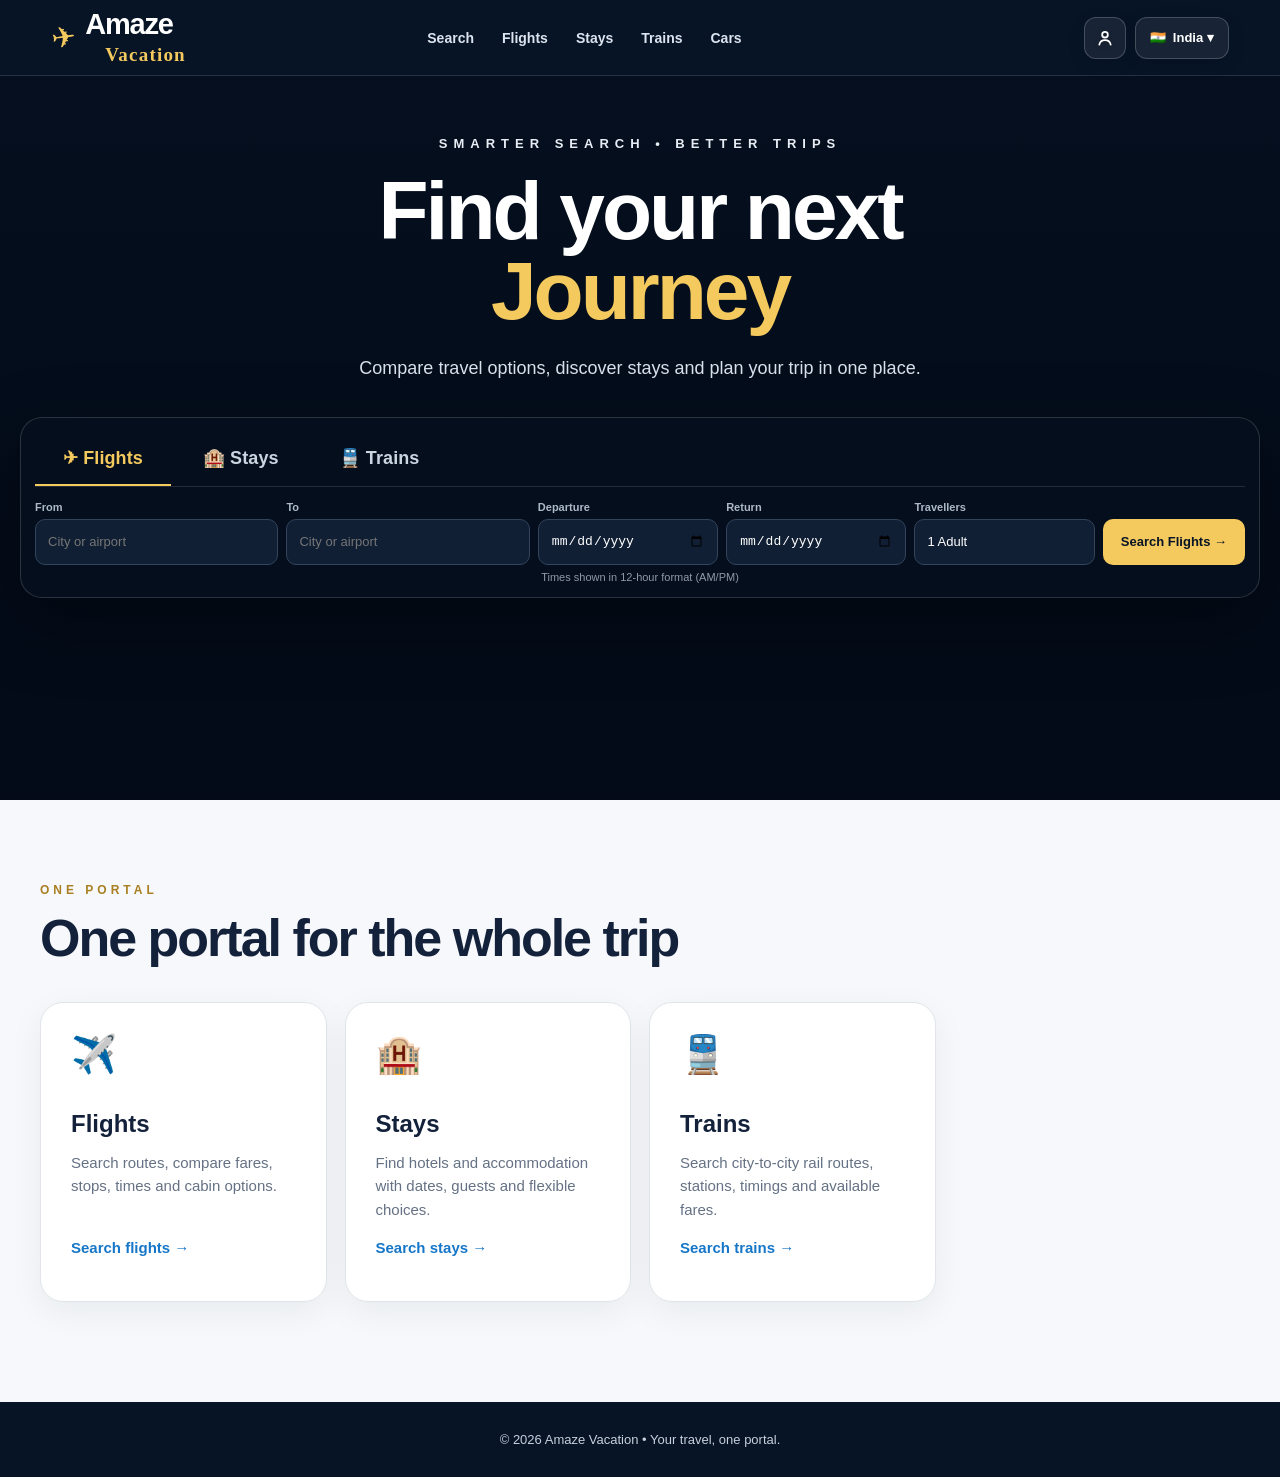
<file: index.html>
<!doctype html>
<html lang="en">
<head>
<meta charset="utf-8">
<meta name="viewport" content="width=device-width,initial-scale=1,viewport-fit=cover">
<title>Amaze Vacation</title>
<style>
*{box-sizing:border-box}
html{scroll-behavior:smooth}
body{margin:0;font-family:Inter,Arial,sans-serif;color:#13213a;background:#f6f8fb;overflow-x:hidden}
.header{height:76px;width:100%;position:absolute;top:0;left:0;z-index:20;background:#071426;color:#fff;border-bottom:1px solid rgba(255,255,255,.12);display:flex;align-items:center;padding:0 clamp(18px,5vw,70px)}
.brand{display:flex;align-items:center;gap:10px;text-decoration:none;color:#fff;min-width:205px}
.brand-plane{font-size:29px;color:#f4c95e;transform:rotate(-8deg)}
.brand-name{display:flex;flex-direction:column;line-height:.95}
.brand-name b{font-size:27px;letter-spacing:-1.2px;line-height:.95}
.brand-name span{font-size:15px;font-weight:800;letter-spacing:2px;color:#f4c95e;margin-top:5px;text-transform:none;line-height:1;font-family:Georgia,"Times New Roman",serif}
.nav{display:flex;gap:28px;margin:auto}
.nav a{color:#dce4ef;text-decoration:none;font-size:14px;font-weight:600}
.nav a:hover{color:#f4c95e}
.header-right{display:flex;gap:10px}
.header-right button{background:transparent;color:#fff;border:1px solid rgba(255,255,255,.18);border-radius:20px;padding:8px 13px}
.menu{display:none;margin-left:auto;border:0;background:transparent;color:#fff;font-size:28px;cursor:pointer;line-height:1;padding:8px}.menu-panel{display:none;position:fixed;top:70px;right:12px;width:min(320px,calc(100vw - 24px));z-index:200;background:rgba(7,20,38,.98);border:1px solid rgba(255,255,255,.16);border-radius:18px;box-shadow:0 24px 55px rgba(0,0,0,.42);padding:12px}.menu-panel.show{display:block}.menu-title{padding:10px 12px 8px;color:#f4c95e;font-size:11px;font-weight:800;letter-spacing:3px;text-transform:uppercase}.menu-link{display:flex;align-items:center;gap:12px;width:100%;padding:13px 12px;border:0;border-radius:11px;background:transparent;color:#edf2f8;text-decoration:none;font-size:14px;font-weight:700;text-align:left;cursor:pointer}.menu-link:hover{background:rgba(255,255,255,.08);color:#f4c95e}.menu-link span:first-child{width:26px;text-align:center;font-size:18px}.menu-divider{height:1px;background:rgba(255,255,255,.10);margin:7px 4px}

.hero{min-height:800px;padding:126px 20px 65px;position:relative;color:#fff;background:#061326;overflow:hidden}
.hero-video{position:absolute;inset:0;width:100%;height:100%;object-fit:cover;z-index:0;pointer-events:none}
.hero:before{content:"";position:absolute;inset:0;background:linear-gradient(180deg,rgba(2,8,18,.30),rgba(2,8,18,.62));z-index:1;pointer-events:none}
.hero:after{content:"";position:absolute;inset:0;background:linear-gradient(180deg,rgba(2,8,18,.04),rgba(2,8,18,.38));z-index:1;pointer-events:none}
.hero-inner{position:relative;z-index:2;max-width:1240px;margin:auto;text-align:center}
.eyebrow{margin:10px 0 20px;color:#e8edf5;font-size:13px;font-weight:700;letter-spacing:6px}
.hero h1{margin:0;font-size:clamp(48px,7vw,82px);line-height:.98;letter-spacing:-3px;font-weight:800}
.hero h1 span{color:#f4c95e}
.hero-sub{max-width:680px;margin:23px auto 34px;color:#d8e0eb;font-size:18px;line-height:1.55}

.search-card{width:100%;background:rgba(5,15,29,.94);border:1px solid rgba(255,255,255,.15);border-radius:22px;padding:14px;box-shadow:0 24px 70px rgba(0,0,0,.35);text-align:left}
.tabs{display:flex;gap:4px;border-bottom:1px solid rgba(255,255,255,.12);margin-bottom:14px}
.tab{flex:0 0 auto;border:0;background:transparent;color:#cbd5e2;padding:15px 28px;font-size:18px;font-weight:800;cursor:pointer;border-bottom:2px solid transparent;letter-spacing:.1px}
.tab.active{color:#f4c95e;border-bottom-color:#f4c95e}
.form{display:none;gap:8px;align-items:end}
.form.active{display:grid}
.form.flights{grid-template-columns:1.35fr 1.35fr 1fr 1fr 1fr auto}
.form.stays{grid-template-columns:1.8fr 1fr 1fr 1fr auto}
.form.trains{grid-template-columns:1.25fr 1.25fr .9fr .9fr 1.05fr .95fr .95fr .95fr auto}
.form.cars{grid-template-columns:1.5fr 1fr 1fr 1fr auto}
.field label{display:block;color:#aeb9c9;font-size:11px;font-weight:700;margin-bottom:6px}
.field input,.field select{width:100%;height:46px;background:#101f34;border:1px solid #33445c;border-radius:10px;color:#fff;padding:0 12px;font-size:13px;outline:none}
.field input:focus,.field select:focus{border-color:#f4c95e}
.passenger-wrap{position:relative}.passenger-btn{width:100%;height:46px;background:#101f34;border:1px solid #33445c;border-radius:10px;color:#fff;padding:0 12px;font-size:13px;text-align:left;cursor:pointer}.passenger-btn:focus{border-color:#f4c95e;outline:none}.passenger-panel{display:none;position:absolute;top:calc(100% + 6px);left:0;width:290px;z-index:120;background:#fff;color:#14233d;border-radius:14px;border:1px solid #dce2e9;box-shadow:0 18px 40px rgba(0,0,0,.24);padding:14px}.passenger-panel.show{display:block}.passenger-row{display:flex;align-items:center;justify-content:space-between;gap:12px;padding:9px 0;border-bottom:1px solid #edf0f4}.passenger-row:last-of-type{border-bottom:0}.passenger-row strong{display:block;font-size:13px}.passenger-row small{display:block;color:#718096;font-size:10px;margin-top:2px}.passenger-row select{width:95px;height:38px;background:#f7f9fc;border:1px solid #d7dee8;border-radius:8px;color:#14233d;padding:0 8px}.senior-toggle{display:flex;align-items:center;gap:9px;font-size:12px;font-weight:700;margin-top:10px}.senior-toggle input{width:17px;height:17px;accent-color:#b78a2d}.custom-count{margin:0 0 12px;padding:0 0 12px;border-bottom:1px solid #e5e7eb}.custom-count label{display:block;font-size:14px;font-weight:700;margin-bottom:7px;color:#18263d}.custom-count input{width:100%;box-sizing:border-box;padding:13px 14px;border:1px solid #d5dbe5;border-radius:12px;background:#f8fafc;font-size:16px;color:#18263d}.custom-count input:focus{outline:2px solid rgba(226,181,75,.35);border-color:#c89b35}
.passenger-note{font-size:10px;color:#718096;line-height:1.4;margin-top:10px}.passenger-done{width:100%;margin-top:10px;height:36px;border:0;border-radius:8px;background:#f4c95e;color:#081525;font-weight:800;cursor:pointer}
.search-btn{height:46px;border:0;border-radius:10px;background:#f4c95e;color:#081525;font-size:13px;font-weight:800;padding:0 18px;white-space:nowrap;cursor:pointer}

.portal{max-width:1240px;margin:auto;padding:80px 20px 100px}
.portal-kicker{font-size:12px;letter-spacing:4px;color:#a97f21;font-weight:800}
.portal h2{font-size:clamp(36px,5vw,52px);letter-spacing:-2px;margin:10px 0 34px}
.cards{display:grid;grid-template-columns:repeat(4,1fr);gap:18px}
.card{background:#fff;border:1px solid #e1e5eb;border-radius:23px;padding:30px;min-height:300px;box-shadow:0 10px 35px rgba(20,35,58,.06)}
.card .icon{font-size:37px}
.card h3{font-size:24px;margin:34px 0 13px}
.card p{font-size:15px;line-height:1.55;color:#657184;min-height:70px;margin:0 0 18px}
.card a{color:#1676c8;font-size:15px;font-weight:800;text-decoration:none;cursor:pointer}
footer{background:#071426;color:#c7d0dc;text-align:center;padding:30px 20px;font-size:13px}

@media(max-width:900px){
 .nav{display:none}
 .header-right{display:flex;align-items:center;gap:6px;margin-left:auto}
 .menu{display:block;margin-left:2px}
 .hero{padding-top:112px;min-height:auto;padding-bottom:48px}
 .hero-inner{max-width:720px}
 .eyebrow{letter-spacing:4px;font-size:11px}
 .hero h1{font-size:clamp(46px,12vw,64px)}
 .hero-sub{font-size:16px;margin-bottom:28px}
 .form.active,.form.flights,.form.stays,.form.trains,.form.cars{grid-template-columns:1fr 1fr}
 .search-btn{width:100%}
 .cards{grid-template-columns:1fr 1fr}
}
@media(max-width:560px){
 .header{height:70px;padding:0 18px}
 .brand{min-width:0}.brand-plane{font-size:26px}.brand-name b{font-size:24px}.brand-name span{font-size:13px;letter-spacing:1.6px;font-weight:800;margin-top:4px}
 .hero{padding:102px 14px 40px}
 .eyebrow{font-size:9px;letter-spacing:3px;margin-bottom:18px}
 .hero h1{font-size:50px;letter-spacing:-2px}
 .hero-sub{font-size:15px;line-height:1.5}
 .search-card{border-radius:18px;padding:9px}
 .tabs{display:grid;grid-template-columns:repeat(4,1fr);gap:2px}
 .tab{padding:14px 8px;font-size:15px;font-weight:800}
 .form.active,.form.flights,.form.stays,.form.trains,.form.cars{grid-template-columns:1fr;gap:9px}
 .field input,.field select,.search-btn{height:48px}
 .portal{padding:58px 18px 75px}
 .portal h2{font-size:36px}
 .cards{grid-template-columns:1fr;gap:14px}
 .card{min-height:auto;padding:27px}
 .card h3{margin-top:23px}
}

.autocomplete{position:relative;width:100%}
.suggestions{display:none;position:absolute;left:0;right:0;top:calc(100% + 5px);z-index:100;background:#fff;color:#14233d;border:1px solid #dce2e9;border-radius:13px;box-shadow:0 16px 35px rgba(0,0,0,.18);overflow:hidden;max-height:280px;overflow-y:auto}
.suggestions.show{display:block}
.suggestion{display:flex;align-items:center;gap:12px;padding:12px 14px;border-bottom:1px solid #edf0f4;cursor:pointer;text-align:left}
.suggestion:last-child{border-bottom:0}
.suggestion:hover,.suggestion.active{background:#f3f6fa}
.suggestion-icon{font-size:20px;width:28px;text-align:center}
.suggestion-main{font-size:14px;font-weight:700;line-height:1.25}
.suggestion-sub{font-size:11px;color:#718096;margin-top:3px}
@media(max-width:560px){
 .suggestions{position:absolute;max-height:245px}
 .suggestion{padding:11px 12px}
}


.first-ac-grid{display:grid;grid-template-columns:repeat(2,minmax(0,1fr));gap:10px}.first-ac-grid select,.first-ac-grid input{width:100%;padding:13px 12px;border:1px solid #dce2e9;border-radius:11px;background:#fff;color:#17233b;font:inherit}.check-option{display:flex;align-items:center;gap:8px;padding:10px 12px;border:1px solid #dce2e9;border-radius:11px;background:#fff;font-size:12px;color:#344054}.check-option input{width:auto}.first-ac-note{font-size:11px;color:#7b8798;margin-top:8px}@media(max-width:700px){.first-ac-grid{grid-template-columns:1fr}}
.time-format-note{grid-column:1/-1;text-align:center;font-size:11px;color:#8f9aaa;margin-top:-2px}

/* Passenger details for the ticket-booking step */
.booking-passenger-page{display:none;position:fixed;inset:0;z-index:500;background:rgba(4,13,27,.82);backdrop-filter:blur(5px);overflow:auto;padding:28px 14px;}
.booking-passenger-card{max-width:760px;margin:20px auto;background:#fff;color:#14233d;border-radius:20px;padding:22px;box-shadow:0 24px 60px rgba(0,0,0,.35);}
.booking-passenger-card h3{margin:0 0 6px;font-size:24px}.booking-passenger-card .booking-sub{margin:0 0 18px;color:#718096;font-size:14px}
.booking-passenger-row{display:grid;grid-template-columns:1.5fr .8fr .8fr;gap:10px;padding:14px 0;border-bottom:1px solid #e9edf2;align-items:end}
.booking-passenger-row:last-child{border-bottom:0}.booking-passenger-row label{display:block;font-size:12px;font-weight:700;color:#516174;margin-bottom:6px}
.booking-passenger-row input,.booking-passenger-row select{width:100%;height:44px;border:1px solid #d7dee7;border-radius:10px;background:#f8fafc;color:#14233d;padding:0 11px;font-size:14px;outline:none;box-sizing:border-box}
.booking-passenger-actions{display:flex;justify-content:flex-end;gap:10px;margin-top:18px}.booking-close,.booking-continue{height:46px;border-radius:10px;padding:0 20px;font-weight:800;cursor:pointer}.booking-close{background:#edf1f5;border:1px solid #d7dee7;color:#26364d}.booking-continue{background:#f4c95e;border:1px solid #e0b548;color:#14233d}
@media(max-width:620px){.booking-passenger-page{padding:12px 8px}.booking-passenger-card{padding:16px;border-radius:16px}.booking-passenger-row{grid-template-columns:1fr 1fr;}.booking-passenger-row .name-field{grid-column:1/-1}.booking-passenger-actions{flex-direction:column}.booking-close,.booking-continue{width:100%}}

/* v19 account + country controls */
.header-right{align-items:center}
.top-account,.top-country{position:relative}
.top-icon-btn,.country-btn{height:40px;display:flex;align-items:center;gap:7px;background:rgba(255,255,255,.04)!important;border:1px solid rgba(255,255,255,.18)!important;color:#fff;border-radius:20px;padding:0 12px;cursor:pointer;font-weight:700}
.top-icon-btn{width:42px;justify-content:center;padding:0;font-size:20px}
.country-btn{min-width:78px;justify-content:center;font-size:14px}
.country-menu{display:none;position:absolute;right:0;top:46px;width:260px;background:#fff;color:#17233b;border-radius:14px;padding:12px;box-shadow:0 20px 45px rgba(0,0,0,.3);border:1px solid #dce2e9;z-index:260}
.country-menu.show{display:block}
.country-menu-title{font-size:12px;font-weight:800;color:#536175;margin:2px 4px 9px}
.country-option{display:flex;align-items:center;gap:9px;padding:9px 7px;border-radius:9px;font-size:13px;font-weight:700;cursor:pointer}
.country-option:hover{background:#f3f6fa}
.country-option input{width:16px;height:16px;accent-color:#c69b3a}
.country-flag{font-size:18px}
.login-modal{display:none;position:fixed;inset:0;z-index:700;background:rgba(3,10,20,.72);backdrop-filter:blur(6px);padding:18px;overflow:auto}
.login-modal.show{display:flex;align-items:center;justify-content:center}
.login-card{width:min(440px,100%);background:#fff;color:#17233b;border-radius:22px;padding:25px;box-shadow:0 30px 80px rgba(0,0,0,.4);position:relative}
.login-card h2{margin:0 0 5px;font-size:28px}.login-card>p{margin:0 0 20px;color:#718096;font-size:13px}
.login-close{position:absolute;right:14px;top:12px;width:36px;height:36px;border:0;background:#f1f4f7;border-radius:50%;font-size:21px;cursor:pointer;color:#40516a}
.auth-socials{display:grid;grid-template-columns:1fr 1fr 1fr;gap:8px;margin-bottom:15px}
.auth-social{height:42px;border:1px solid #d8dfe8;background:#fff;border-radius:10px;font-weight:800;cursor:pointer;color:#1d2b41}
.auth-divider{display:flex;align-items:center;gap:9px;color:#98a2b3;font-size:11px;margin:14px 0}.auth-divider:before,.auth-divider:after{content:"";height:1px;background:#e4e8ee;flex:1}
.auth-field{margin-bottom:11px}.auth-field label{display:block;font-size:11px;font-weight:800;color:#526175;margin-bottom:6px}
.auth-field input,.auth-field select{width:100%;height:44px;border:1px solid #d6dde7;border-radius:10px;background:#f8fafc;color:#17233b;padding:0 11px;font-size:14px;box-sizing:border-box}
.phone-row{display:grid;grid-template-columns:120px 1fr;gap:8px}
.auth-socials{display:block}.auth-social.auth-google{width:100%;height:46px;font-size:14px}
.phone-row{position:relative;grid-template-columns:138px 1fr}.country-code-picker{position:relative;min-width:0}.country-code-trigger{width:100%;height:44px;border:1px solid #d6dde7;border-radius:10px;background:#f8fafc;color:#17233b;padding:0 9px;display:flex;align-items:center;gap:7px;font-size:14px;font-weight:800;cursor:pointer}.country-chevron{margin-left:auto;color:#68778d}.country-code-menu{position:absolute;left:0;top:49px;width:310px;max-width:calc(100vw - 70px);background:#fff;border:1px solid #d6dde7;border-radius:12px;box-shadow:0 18px 45px rgba(0,0,0,.18);padding:8px;z-index:900}.country-search{width:100%;height:40px;border:1px solid #d6dde7;border-radius:9px;padding:0 10px;box-sizing:border-box;font-size:13px;outline:none;margin-bottom:7px}.country-code-list{max-height:220px;overflow:auto}.country-code-option{display:flex;align-items:center;gap:9px;width:100%;border:0;background:#fff;padding:9px 8px;border-radius:8px;text-align:left;cursor:pointer;color:#17233b;font-size:13px}.country-code-option:hover{background:#f3f6fa}.country-code-option .cc-name{flex:1}.country-code-option .cc-code{font-weight:800;color:#68778d}.country-code-empty{padding:15px 8px;color:#718096;font-size:12px;text-align:center}
.auth-submit{width:100%;height:46px;border:0;border-radius:10px;background:#f4c95e;color:#081525;font-weight:900;cursor:pointer;margin-top:4px}
.auth-switch{text-align:center;margin:14px 0 0;font-size:12px;color:#718096}.auth-switch button{border:0;background:none;color:#9b721c;font-weight:900;cursor:pointer}
.auth-message{display:none;margin:0 0 12px;padding:9px 11px;border-radius:9px;background:#eef8f0;color:#27653a;font-size:12px;font-weight:700}
.auth-message.show{display:block}
.user-popover{display:none;position:absolute;right:0;top:46px;width:230px;background:#fff;color:#17233b;border-radius:14px;padding:10px;box-shadow:0 20px 45px rgba(0,0,0,.3);border:1px solid #dce2e9;z-index:260}
.user-popover.show{display:block}.user-popover strong{display:block;font-size:13px;padding:7px}.user-popover small{display:block;color:#718096;padding:0 7px 8px}.user-popover button{width:100%;border:0;background:#f4f6f8;border-radius:9px;padding:10px;cursor:pointer;font-weight:800;color:#29384e}
@media(max-width:900px){
 .header-right{display:flex;gap:6px;margin-left:auto}
 .header-right .country-btn{min-width:50px;padding:0 9px}
 .header-right .country-btn .country-code-label{display:none}
 .header-right .top-icon-btn{width:40px}
 .menu{margin-left:2px}
}
@media(max-width:560px){
 .header-right{gap:5px}
 .top-icon-btn,.country-btn{height:38px}
 .country-menu{right:-40px;width:245px}
 .login-card{padding:21px;border-radius:18px}
 .auth-socials{grid-template-columns:1fr}
 .phone-row{grid-template-columns:105px 1fr}
}


/* v19.1 header controls: keep account + country visible beside the mobile menu */
.header-right{position:relative;z-index:310}
.top-account,.top-country{touch-action:manipulation}
.top-icon-btn,.country-btn{touch-action:manipulation;-webkit-tap-highlight-color:transparent}
@media(max-width:560px){
 .header-right{gap:5px;margin-left:auto}
 .top-icon-btn,.country-btn{height:38px}
 .top-icon-btn{width:40px}
 .country-btn{min-width:40px;width:40px;padding:0}
 .country-btn .country-code-label{display:none}
 .country-menu{right:-36px;top:44px;width:min(250px,calc(100vw - 24px))}
 .user-popover{right:-8px;top:44px;width:min(230px,calc(100vw - 24px))}
}

/* v20 — polished top account + country controls */
.header{
  padding-left:clamp(18px,4vw,56px);
  padding-right:clamp(18px,4vw,56px);
}
.header-right{
  margin-left:auto;
  display:flex;
  align-items:center;
  justify-content:flex-end;
  gap:9px;
  flex:0 0 auto;
}
.top-account,.top-country{
  position:relative;
  display:flex;
  align-items:center;
}
.top-icon-btn,.country-btn{
  box-sizing:border-box;
  height:42px;
  min-height:42px;
  border-radius:12px!important;
  background:rgba(255,255,255,.07)!important;
  border:1px solid rgba(255,255,255,.20)!important;
  box-shadow:0 5px 18px rgba(0,0,0,.10);
  transition:background .18s ease,border-color .18s ease,transform .18s ease;
}
.top-icon-btn:hover,.country-btn:hover{
  background:rgba(255,255,255,.13)!important;
  border-color:rgba(244,201,94,.65)!important;
  transform:translateY(-1px);
}
.top-icon-btn{
  width:42px!important;
  padding:0!important;
  justify-content:center;
}
.user-svg{
  width:20px;
  height:20px;
  fill:none;
  stroke:#fff!important;
  color:#fff!important;
  stroke-width:2.15;
  stroke-linecap:round;
  stroke-linejoin:round;
  filter:drop-shadow(0 1px 2px rgba(0,0,0,.35));
}
.country-btn{
  width:auto!important;
  min-width:94px!important;
  padding:0 13px!important;
  justify-content:center;
  gap:7px;
  font-size:13px!important;
  font-weight:700;
}
.selected-flag,.country-flag{line-height:1}
.country-menu,.user-popover{
  top:50px!important;
  right:0!important;
  border-radius:14px!important;
  box-shadow:0 22px 55px rgba(0,0,0,.34)!important;
}
.country-menu{
  width:270px!important;
  padding:11px!important;
}
.country-menu-title{
  padding:5px 7px 9px;
  margin:0!important;
  border-bottom:1px solid #edf0f4;
}
.country-option{
  min-height:42px;
  padding:8px 9px!important;
  margin-top:3px;
  border-radius:10px!important;
  font-size:13px!important;
  transition:background .15s ease;
}
.country-option:hover{background:#f4f7fa!important}
.country-option input.country-check{
  appearance:none;
  -webkit-appearance:none;
  width:17px!important;
  height:17px!important;
  min-width:17px;
  margin:0!important;
  border:1.5px solid #b8c2cf;
  border-radius:50%;
  background:#fff;
  position:relative;
  cursor:pointer;
}
.country-option input.country-check:checked{
  border-color:#c69b3a;
  background:#fff;
}
.country-option input.country-check:checked:after{
  content:"";
  position:absolute;
  width:7px;
  height:7px;
  border-radius:50%;
  background:#c69b3a;
  top:3.5px;
  left:3.5px;
}
.user-popover{
  width:250px!important;
  padding:12px!important;
}
.user-popover strong{padding:7px 8px 3px!important}
.user-popover small{padding:0 8px 10px!important}
.user-popover button{
  border:1px solid #e2e7ed!important;
  background:#f6f8fa!important;
  transition:.15s ease;
}
.user-popover button:hover{
  background:#edf2f6!important;
  border-color:#cfd8e2!important;
}
@media(max-width:900px){
  .nav{display:none}
  .header-right{gap:7px}
  .country-btn{
    min-width:42px!important;
    width:42px!important;
    padding:0!important;
  }
  .country-code-label{display:none!important}
}
@media(max-width:560px){
  .header{
    height:70px;
    padding-left:14px;
    padding-right:10px;
  }
  .brand{min-width:0;gap:7px}
  .brand-plane{font-size:24px}
  .brand-name b{font-size:22px}
  .brand-name span{font-size:12px;letter-spacing:1.4px;margin-top:4px;font-weight:800}
  .header-right{gap:6px}
  .top-icon-btn,.country-btn{height:38px!important;min-height:38px}
  .top-icon-btn{width:38px!important}
  .country-btn{width:38px!important;min-width:38px!important}
  .menu{
    margin-left:2px!important;
    padding:6px!important;
    font-size:27px;
  }
  .country-menu{
    top:46px!important;
    right:-7px!important;
    width:min(270px,calc(100vw - 20px))!important;
  }
  .user-popover{
    top:46px!important;
    right:-2px!important;
    width:min(245px,calc(100vw - 20px))!important;
  }
}


/* v25 — brand lockup + reliable mobile account menu */
.brand-name{align-items:flex-start!important;line-height:1!important}
.brand-name b{display:block!important;font-size:29px!important;line-height:.92!important}
.brand-name span{display:block!important;margin-top:7px!important;margin-left:20px!important;font-size:19px!important;font-weight:900!important;letter-spacing:1.2px!important;line-height:1!important;font-family:Georgia,"Times New Roman",serif!important;color:#f4c95e!important}
.user-popover{z-index:9999!important;pointer-events:auto!important}
.top-account{z-index:10000!important;pointer-events:auto!important}
.top-icon-btn{position:relative!important;display:flex!important;align-items:center!important;justify-content:center!important;pointer-events:auto!important;z-index:10001!important;cursor:pointer!important;touch-action:manipulation!important;-webkit-tap-highlight-color:transparent}
/* v31 — Stays children stepper */
.stay-children-row{align-items:center!important}
.guest-hint{display:block;color:#7b8798;font-size:10px;font-weight:600;margin-top:2px}
.children-stepper{display:flex;align-items:center;gap:0;border:1px solid #d8dee7;border-radius:10px;overflow:hidden;background:#fff;min-height:38px}
.children-stepper button{width:38px;height:38px;border:0;background:#f5f7fa;color:#17233b;font-size:23px;line-height:1;cursor:pointer;font-weight:700}
.children-stepper button:hover{background:#eaf0f6}
.children-stepper button:disabled{opacity:.4;cursor:not-allowed}
.children-stepper span{min-width:38px;text-align:center;font-size:15px;font-weight:800;color:#17233b}
.sr-only-select{position:absolute!important;width:1px!important;height:1px!important;padding:0!important;margin:-1px!important;overflow:hidden!important;clip:rect(0,0,0,0)!important;white-space:nowrap!important;border:0!important}

@media(max-width:560px){
 .brand-name b{font-size:23px!important}
 .brand-name span{font-size:16px!important;margin-top:6px!important;margin-left:15px!important;letter-spacing:1px!important}
 .user-popover{z-index:9999!important}
}
</style>
</head>
<body>

<header class="header">
 <a class="brand" href="#">
  <span class="brand-plane">✈</span>
  <span class="brand-name"><b>Amaze</b><span>Vacation</span></span>
 </a>
 <nav class="nav">
  <a href="#search">Search</a><a href="#flights-card">Flights</a><a href="#stays-card">Stays</a><a href="#trains-card">Trains</a><a href="#cars-card">Cars</a>
 </nav>
 <div class="header-right">
  <div class="top-account">
   <button class="top-icon-btn" id="account-toggle" aria-label="User Login" aria-expanded="false" type="button">
    <svg class="user-svg" viewBox="0 0 24 24" aria-hidden="true" focusable="false">
      <circle cx="12" cy="8" r="3.4"></circle>
      <path d="M5.2 20c.7-3.5 3.1-5.4 6.8-5.4s6.1 1.9 6.8 5.4"></path>
    </svg>
  </button>
   <div class="user-popover" id="user-popover" aria-hidden="true">
    <strong id="account-name">Welcome</strong>
    <small id="account-status">Login to manage your trips</small>
    <div class="account-actions">
      <button id="account-login-action" type="button">Login</button>
      <button id="account-signup-action" type="button">Sign Up</button>
      <button id="account-logout-action" type="button" hidden>Logout</button>
    </div>
   </div>
  </div>
  <div class="top-country">
   <button class="country-btn" id="country-toggle" aria-label="Select country"><span id="selected-flag">🇮🇳</span><span class="country-code-label" id="selected-country-name"> India ▾</span></button>
   <div class="country-menu" id="country-menu" aria-hidden="true">
    <div class="country-menu-title">Select country</div>
    <label class="country-option"><input type="checkbox" class="country-check" value="IN" checked><span class="country-flag">🇮🇳</span><span>India (+91)</span></label>
    <label class="country-option"><input type="checkbox" class="country-check" value="US"><span class="country-flag">🇺🇸</span><span>United States (+1)</span></label>
    <label class="country-option"><input type="checkbox" class="country-check" value="GB"><span class="country-flag">🇬🇧</span><span>United Kingdom (+44)</span></label>
    <label class="country-option"><input type="checkbox" class="country-check" value="AE"><span class="country-flag">🇦🇪</span><span>UAE (+971)</span></label>
    <label class="country-option"><input type="checkbox" class="country-check" value="SG"><span class="country-flag">🇸🇬</span><span>Singapore (+65)</span></label>
    <label class="country-option"><input type="checkbox" class="country-check" value="AU"><span class="country-flag">🇦🇺</span><span>Australia (+61)</span></label>
   </div>
  </div>
 </div>
 <button class="menu" id="menu-toggle" aria-label="Menu" aria-expanded="false">☰</button>
 <div class="menu-panel" id="menu-panel" aria-hidden="true">
  <div class="menu-title">Amaze Vacation</div>
  <button class="menu-link" data-menu-tab="flights"><span>✈️</span><span>Flights</span></button>
  <button class="menu-link" data-menu-tab="stays"><span>🏨</span><span>Stays & Hotels</span></button>
  <button class="menu-link" data-menu-tab="trains"><span>🚆</span><span>Trains</span></button>
  <div class="menu-divider"></div>
  <button class="menu-link" data-menu-action="trips"><span>🧳</span><span>My Trips</span></button>
  <button class="menu-link" data-menu-action="deals"><span>🏷️</span><span>Travel Deals</span></button>
  <button class="menu-link" data-menu-action="help"><span>❓</span><span>Help & Support</span></button>
 </div>
</header>

<section class="hero" id="search">
 <video class="hero-video" autoplay muted loop playsinline preload="auto" aria-hidden="true">
  <source src="hero-background.mp4" type="video/mp4">
 </video>
 <div class="hero-inner">
  <p class="eyebrow">SMARTER SEARCH • BETTER TRIPS</p>
  <h1>Find your next<br><span>Journey</span></h1>
  <p class="hero-sub">Compare travel options, discover stays and plan your trip in one place.</p>

  <div class="search-card">
   <div class="tabs">
    <button class="tab active" data-tab="flights">✈ Flights</button>
    <button class="tab" data-tab="stays">🏨 Stays</button>
    <button class="tab" data-tab="trains">🚆 Trains</button>
   </div>

   <div class="form flights active" id="form-flights">
    <div class="field"><label>From</label><div class="autocomplete" data-type="airport"><input autocomplete="off" placeholder="City or airport"><div class="suggestions"></div></div></div>
    <div class="field"><label>To</label><div class="autocomplete" data-type="airport"><input autocomplete="off" placeholder="City or airport"><div class="suggestions"></div></div></div>
    <div class="field"><label>Departure</label><input type="date"></div>
    <div class="field"><label>Return</label><input type="date"></div>
    <div class="field"><label>Travellers</label><div class="passenger-wrap">
      <button type="button" class="passenger-btn" id="flight-passenger-btn">1 Adult</button>
      <div class="passenger-panel" id="flight-passenger-panel">
        <div class="passenger-row"><div><strong>Adults</strong></div><select id="flight-adults"></select></div>
        <div class="custom-count" id="flight-adults-custom" style="display:none"><label>Number of adults</label><input id="flight-adults-custom-input" type="number" min="11" max="50" inputmode="numeric" placeholder="Enter 11–50"></div>
        <div class="passenger-row"><div><strong>Children</strong></div><select id="flight-children"></select></div>
        <div class="custom-count" id="flight-children-custom" style="display:none"><label>Number of children</label><input id="flight-children-custom-input" type="number" min="11" max="50" inputmode="numeric" placeholder="Enter 11–50"></div>
        <div class="passenger-row"><div><strong>Senior citizen</strong></div><select id="flight-senior"></select></div>
        <div class="custom-count" id="flight-senior-custom" style="display:none"><label>Number of senior citizens</label><input id="flight-senior-custom-input" type="number" min="11" max="50" inputmode="numeric" placeholder="Enter 11–50"></div>
        <div class="passenger-note">Adults, children and senior citizens can be selected separately. Up to 10 can be selected in each category; use Custom for more.</div>
        <button type="button" class="passenger-done" id="flight-passenger-done">Done</button>
      </div>
    </div></div>
    <button class="search-btn">Search Flights →</button>
    <div class="time-format-note">Times shown in 12-hour format (AM/PM)</div>
   </div>

   <div class="form stays" id="form-stays">
    <div class="field"><label>Destination</label><div class="autocomplete" data-type="city"><input autocomplete="off" placeholder="City, country or landmark"><div class="suggestions"></div></div></div>
    <div class="field"><label>Check-in</label><input type="date"></div>
    <div class="field"><label>Check-out</label><input type="date"></div>
    <div class="field"><label>Guests</label><div class="passenger-wrap">
      <button type="button" class="passenger-btn" id="stay-passenger-btn">2 Adults, 0 Children</button>
      <div class="passenger-panel" id="stay-passenger-panel">
        <div class="passenger-row"><div><strong>Adults</strong></div><select id="stay-adults"></select></div>
        <div class="custom-count" id="stay-adults-custom" style="display:none"><label>Number of adults</label><input id="stay-adults-custom-input" type="number" min="11" max="50" inputmode="numeric" placeholder="Enter 11–50"></div>
        <div class="passenger-row stay-children-row"><div><strong>Children</strong><small class="guest-hint">Ages 0–17</small></div><div class="children-stepper" role="group" aria-label="Number of children"><button type="button" id="stay-children-minus" aria-label="Decrease children">−</button><span id="stay-children-count" aria-live="polite">0</span><button type="button" id="stay-children-plus" aria-label="Increase children">+</button></div><select id="stay-children" class="sr-only-select" aria-hidden="true" tabindex="-1"></select></div>
        <div class="passenger-row"><div><strong>Senior citizen</strong></div><select id="stay-senior"></select></div>
        <div class="custom-count" id="stay-senior-custom" style="display:none"><label>Number of senior citizens</label><input id="stay-senior-custom-input" type="number" min="11" max="50" inputmode="numeric" placeholder="Enter 11–50"></div>
        <div class="passenger-note">Adults, children and senior citizens can be selected separately. Up to 10 can be selected in each category; use Custom for more.</div>
        <button type="button" class="passenger-done" id="stay-passenger-done">Done</button>
      </div>
    </div></div>
    <button class="search-btn">Search Stays →</button>
   </div>

   <div class="form trains" id="form-trains">
    <div class="field"><label>From</label><div class="autocomplete" data-type="station"><input autocomplete="off" placeholder="City or station"><div class="suggestions"></div></div></div>
    <div class="field"><label>To</label><div class="autocomplete" data-type="station"><input autocomplete="off" placeholder="City or station"><div class="suggestions"></div></div></div>
    <div class="field"><label>Journey date</label><input type="date"></div>
    <div class="field"><label>Return date</label><input type="date"></div>
    <div class="field"><label>Travellers</label><div class="passenger-wrap">
      <button type="button" class="passenger-btn" id="train-passenger-btn">1 Adult</button>
      <div class="passenger-panel" id="train-passenger-panel">
        <div class="passenger-row"><div><strong>Adults</strong></div><select id="train-adults"></select></div>
        <div class="custom-count" id="train-adults-custom" style="display:none"><label>Number of adults</label><input id="train-adults-custom-input" type="number" min="11" max="50" inputmode="numeric" placeholder="Enter 11–50"></div>
        <div class="passenger-row"><div><strong>Children</strong></div><select id="train-children"></select></div>
        <div class="custom-count" id="train-children-custom" style="display:none"><label>Number of children</label><input id="train-children-custom-input" type="number" min="11" max="50" inputmode="numeric" placeholder="Enter 11–50"></div>
        <div class="passenger-row"><div><strong>Senior citizen</strong></div><select id="train-senior"></select></div>
        <div class="custom-count" id="train-senior-custom" style="display:none"><label>Number of senior citizens</label><input id="train-senior-custom-input" type="number" min="11" max="50" inputmode="numeric" placeholder="Enter 11–50"></div>
        <div class="passenger-note">Adults, children and senior citizens can be selected separately. Up to 10 can be selected in each category; use Custom for more. Final passenger limits depend on the live railway booking provider.</div>
        <button type="button" class="passenger-done" id="train-passenger-done">Done</button>
      </div>
    </div></div>
    <div class="field"><label>Class</label><select id="train-class"><option>All Classes</option><option>1A — First AC</option><option>2A — Second AC</option><option>3A — Third AC</option><option>3E — AC 3 Economy</option><option>SL — Sleeper</option><option>CC — AC Chair Car</option><option>EC — Executive Chair Car</option><option>2S — Second Sitting</option></select></div>
    <div class="field"><label>Quota</label><select id="train-quota"><option>General</option><option>Tatkal</option><option>Premium Tatkal</option><option>Ladies</option><option>Lower Berth / Senior Citizen</option><option>Divyaang</option><option>Foreign Tourist</option></select></div>
    <div class="field"><label>Berth</label><select id="train-berth"><option>No Preference</option><option>Lower</option><option>Middle</option><option>Upper</option><option>Side Lower</option><option>Side Upper</option></select></div>
    <div class="field first-ac-only" id="first-ac-options" style="display:none;grid-column:1/-1">
      <label>1A First AC Preferences</label>
      <div class="first-ac-grid">
        <select id="first-ac-accommodation" aria-label="1A accommodation"><option>Accommodation: No Preference</option><option>Cabin — 4 Berth</option><option>Coupe — 2 Berth</option></select>
        <select id="first-ac-reservation" aria-label="1A reservation preference"><option>Reservation: No Preference</option><option>At least 1 Lower Berth</option><option>At least 2 Lower Berths</option><option>Same Cabin / Coupe for all passengers</option></select>
        <label class="check-option"><input type="checkbox" id="first-ac-auto-upgrade"> Consider for Auto Upgradation</label>
        <label class="check-option"><input type="checkbox" id="first-ac-confirm"> Book only if Confirmed Berths are allotted</label>
        <input id="first-ac-coach" placeholder="Preferred Coach (optional)" aria-label="Preferred coach">
      </div>
      <div class="first-ac-note">Cabin/coupe allocation is subject to availability and railway allotment rules.</div>
    </div>
    <button class="search-btn">Search Trains →</button>
    <div class="time-format-note">Times shown in 12-hour format (AM/PM)</div>
   </div></div>
 </div>
</section>

<section class="portal">
 <span class="portal-kicker">ONE PORTAL</span>
 <h2>One portal for the whole trip</h2>
 <div class="cards">
  <article class="card" id="flights-card"><div class="icon">✈️</div><h3>Flights</h3><p>Search routes, compare fares, stops, times and cabin options.</p><a data-open="flights">Search flights →</a></article>
  <article class="card" id="stays-card"><div class="icon">🏨</div><h3>Stays</h3><p>Find hotels and accommodation with dates, guests and flexible choices.</p><a data-open="stays">Search stays →</a></article>
  <article class="card" id="trains-card"><div class="icon">🚆</div><h3>Trains</h3><p>Search city-to-city rail routes, stations, timings and available fares.</p><a data-open="trains">Search trains →</a></article>
 </div>
</section>

<div class="login-modal" id="login-modal" aria-hidden="true">
 <div class="login-card" role="dialog" aria-modal="true" aria-labelledby="login-title">
  <button class="login-close" id="login-close" aria-label="Close">×</button>
  <h2 id="login-title">Welcome to Amaze</h2>
  <p id="login-subtitle">Login or create your account to manage trips.</p>
  <div class="auth-message" id="auth-message"></div>
  <div class="auth-socials">
   <button class="auth-social auth-google" id="google-signup" type="button">G&nbsp; Continue with Google</button>
  </div>
  <div class="auth-divider"><span>or use your phone number</span></div>
  <form id="auth-form">
   <div class="auth-field"><label for="auth-name">Full name</label><input id="auth-name" type="text" placeholder="Your name"></div>
   <div class="auth-field" id="auth-email-field"><label for="auth-email">Gmail / Email</label><input id="auth-email" type="email" placeholder="you@gmail.com"></div>
   <div class="auth-field"><label for="auth-phone">Phone number</label>
    <div class="phone-row">
     <div class="country-code-picker" id="phone-country-picker">
      <button type="button" class="country-code-trigger" id="auth-country-trigger" aria-expanded="false"><span id="auth-country-flag">🇮🇳</span><span id="auth-country-code">+91</span><span class="country-chevron">⌄</span></button>
      <div class="country-code-menu" id="auth-country-menu" hidden>
       <input id="auth-country-search" class="country-search" type="search" placeholder="Search country name or code…" autocomplete="off">
       <div class="country-code-list" id="auth-country-list"></div>
      </div>
     </div>
     <input id="auth-phone" type="tel" inputmode="tel" placeholder="Phone number">
    </div>
   </div>
   <button class="auth-submit" id="auth-submit" type="submit">Create account</button>
  </form>
  <div class="auth-switch"><span id="auth-switch-text">New to Amaze?</span> <button type="button" id="auth-mode-toggle">Create account</button></div>
 </div>
</div>

<footer>© 2026 Amaze Vacation • Your travel, one portal.</footer>

<script>
const tabs=document.querySelectorAll(".tab");
const forms=document.querySelectorAll(".form");

function activate(name){
  tabs.forEach(t=>t.classList.toggle("active",t.dataset.tab===name));
  forms.forEach(f=>f.classList.toggle("active",f.classList.contains(name)));
}
tabs.forEach(t=>t.addEventListener("click",()=>activate(t.dataset.tab)));
document.querySelectorAll("[data-open]").forEach(a=>a.addEventListener("click",()=>{
  activate(a.dataset.open);
  document.getElementById("search").scrollIntoView({behavior:"smooth"});
}));

// Mobile menu
const menuToggle=document.getElementById("menu-toggle");
const menuPanel=document.getElementById("menu-panel");
function closeMenu(){menuPanel.classList.remove("show");menuPanel.setAttribute("aria-hidden","true");menuToggle.setAttribute("aria-expanded","false");}
menuToggle.addEventListener("click",e=>{e.stopPropagation();const open=!menuPanel.classList.contains("show");menuPanel.classList.toggle("show",open);menuPanel.setAttribute("aria-hidden",String(!open));menuToggle.setAttribute("aria-expanded",String(open));});
document.querySelectorAll("[data-menu-tab]").forEach(btn=>btn.addEventListener("click",()=>{activate(btn.dataset.menuTab);closeMenu();document.getElementById("search").scrollIntoView({behavior:"smooth"});}));
document.querySelectorAll("[data-menu-action]").forEach(btn=>btn.addEventListener("click",()=>{
  const action=btn.dataset.menuAction; closeMenu();
  if(action==='trips') alert("My Trips will show your bookings and trip details.");
  if(action==='deals') alert("Travel Deals will show available offers and fare deals.");
  if(action==='help') alert("Help & Support: booking, payments, cancellations and travel assistance.");
}));
document.addEventListener("click",e=>{if(menuPanel.classList.contains("show")&&!menuPanel.contains(e.target)&&e.target!==menuToggle)closeMenu();});

/* Global location databases
   Airports: OpenFlights global airport dataset (city, country, IATA/ICAO).
   Indian trains: Indian-Railway-Data station directory (station code, name, state).
   Data is fetched once and cached locally; the small fallback list keeps the UI usable if a source is unavailable.
*/
const SOURCES={
 airport:'https://raw.githubusercontent.com/jpatokal/openflights/master/data/airports.dat',
 station:'https://raw.githubusercontent.com/prasenjit-27/Indian-Railway-Data/main/stations.json'
};
const DATA={airport:[],station:[],city:[]};
const FALLBACK={
 airport:[
  ['Delhi','DEL','India','✈️'],['Mumbai','BOM','India','✈️'],['Bengaluru','BLR','India','✈️'],['Hyderabad','HYD','India','✈️'],
  ['Chennai','MAA','India','✈️'],['Kolkata','CCU','India','✈️'],['Goa','GOI','India','✈️'],['Dubai','DXB','United Arab Emirates','✈️'],
  ['Singapore','SIN','Singapore','✈️'],['London','LHR','United Kingdom','✈️'],['Paris','CDG','France','✈️'],['New York','JFK','United States','✈️']
 ],
 station:[
  ['New Delhi','NDLS','Delhi','🚆'],['Mumbai Central','MMCT','Maharashtra','🚆'],['Howrah','HWH','West Bengal','🚆'],
  ['Chhatrapati Shivaji Maharaj Terminus','CSMT','Maharashtra','🚆'],['Kanpur Central','CNB','Uttar Pradesh','🚆'],['Jaipur','JP','Rajasthan','🚆']
 ]
};
DATA.airport=[...FALLBACK.airport]; DATA.station=[...FALLBACK.station];
const airportSeen=new Set();
const citySeen=new Set();
function rebuildCities(){
 DATA.city=[]; citySeen.clear();
 for(const a of DATA.airport){
   const key=(a[0]+'|'+a[1]).toLowerCase();
   if(!citySeen.has(key)){citySeen.add(key);DATA.city.push([a[0],a[1],a[2],'🏨','',countryIso(a[2])]);}
 }
}
rebuildCities();
function parseCSVLine(line){
 const out=[];let cur='',q=false;
 for(let i=0;i<line.length;i++){const c=line[i];if(c==='"'){if(q&&line[i+1]==='"'){cur+='"';i++;}else q=!q;}else if(c===','&&!q){out.push(cur);cur='';}else cur+=c;}out.push(cur);return out;}
async function loadLocations(){
 try{
  const [aRes,sRes]=await Promise.all([fetch(SOURCES.airport,{cache:'force-cache'}),fetch(SOURCES.station,{cache:'force-cache'})]);
  if(aRes.ok){
   const txt=await aRes.text();
   const parsed=[]; const seen=new Set();
   txt.split(/\r?\n/).forEach(line=>{
    if(!line.trim())return; const x=parseCSVLine(line); const city=x[2],country=x[3],iata=x[4],icao=x[5],name=x[1];
    if(!city||!country||(!iata&&!icao))return;
    const key=(city+'|'+country+'|'+(iata||icao)).toLowerCase(); if(seen.has(key))return; seen.add(key);
    parsed.push([city,iata||icao,country,'✈️',name,icao,countryIso(country)]);
   });
   if(parsed.length>500) DATA.airport=parsed;
  }
  if(sRes.ok){
   const arr=await sRes.json(); const parsed=[]; const seen=new Set();
   for(const s of arr){const name=s.name||'',code=s.code||'',state=s.state||'',address=s.address||''; if(!name||!code)continue; const key=(name+'|'+code).toLowerCase(); if(seen.has(key))continue; seen.add(key); parsed.push([name,code,state||address||'India','🚆','', '', 'IN']);}
   if(parsed.length>1000) DATA.station=parsed;
  }
  rebuildCities();
  localStorage.setItem('amaze_airports_v1',JSON.stringify(DATA.airport));
  localStorage.setItem('amaze_stations_v1',JSON.stringify(DATA.station));
 }catch(e){
  try{
   const a=JSON.parse(localStorage.getItem('amaze_airports_v1')||'null'); if(Array.isArray(a)&&a.length>500) DATA.airport=a;
   const s=JSON.parse(localStorage.getItem('amaze_stations_v1')||'null'); if(Array.isArray(s)&&s.length>1000) DATA.station=s;
   rebuildCities();
  }catch(_){/* fallback remains */}
 }
}
loadLocations();

const REMOTE_GEO={cities:new Map(),countries:new Map()};
const REMOTE_GEO_URL='https://countries.dev';
async function fetchWorldCities(query){
  const q=query.trim(); if(q.length<2) return [];
  const key=q.toLowerCase(); if(REMOTE_GEO.cities.has(key)) return REMOTE_GEO.cities.get(key);
  try{
    const r=await fetch(`${REMOTE_GEO_URL}/cities?q=${encodeURIComponent(q)}&limit=10`,{cache:'force-cache'});
    if(!r.ok) return [];
    const data=await r.json();
    const arr=(Array.isArray(data)?data:(data.data||data.cities||[])).map(x=>[
      x.name||x.city||x.cityName||'',
      '',
      x.countryName||x.country||x.country_name||x.countryCode||'',
      '🏙️',
      x.adminName||x.admin||x.region||x.state||'',
      x.countryCode||x.country_code||x.cca2||''
    ]).filter(x=>x[0]);
    REMOTE_GEO.cities.set(key,arr); return arr;
  }catch(_){return []}
}
async function fetchWorldCountries(query){
  const q=query.trim(); if(q.length<2) return [];
  const key=q.toLowerCase(); if(REMOTE_GEO.countries.has(key)) return REMOTE_GEO.countries.get(key);
  try{
    const r=await fetch(`${REMOTE_GEO_URL}/name/${encodeURIComponent(q)}`,{cache:'force-cache'});
    if(!r.ok) return [];
    const data=await r.json();
    const arr=(Array.isArray(data)?data:(data.data||[])).map(x=>[
      x.name||'', x.alpha2Code||x.cca2||'', x.region||'', '🌍', x.capital||''
    ]).filter(x=>x[0]);
    REMOTE_GEO.countries.set(key,arr); return arr;
  }catch(_){return []}
}
const COUNTRY_ISO={India:'IN','United States':'US','United Kingdom':'GB','United Arab Emirates':'AE','Singapore':'SG','Australia':'AU','Canada':'CA','New Zealand':'NZ','Germany':'DE','France':'FR','Italy':'IT','Spain':'ES','Netherlands':'NL','Switzerland':'CH','Sweden':'SE','Norway':'NO','Denmark':'DK','Finland':'FI','Ireland':'IE','Portugal':'PT','Brazil':'BR','Mexico':'MX','Argentina':'AR','Chile':'CL','Colombia':'CO','Japan':'JP','China':'CN','South Korea':'KR','Thailand':'TH','Malaysia':'MY','Indonesia':'ID','Philippines':'PH','Vietnam':'VN','Pakistan':'PK','Bangladesh':'BD','Sri Lanka':'LK','Nepal':'NP','Saudi Arabia':'SA','Qatar':'QA','Kuwait':'KW','Oman':'OM','Bahrain':'BH','Israel':'IL','Türkiye':'TR','South Africa':'ZA','Nigeria':'NG','Kenya':'KE','Egypt':'EG','Morocco':'MA','Russia':'RU','Austria':'AT','Belgium':'BE','Czechia':'CZ','Poland':'PL','Greece':'GR','Iceland':'IS','Romania':'RO','Hungary':'HU','Croatia':'HR','Serbia':'RS','Ukraine':'UA','United States of America':'US','UAE':'AE'};
function countryIso(name){const n=String(name||'').trim();return COUNTRY_ISO[n]||COUNTRY_ISO[Object.keys(COUNTRY_ISO).find(k=>k.toLowerCase()===n.toLowerCase())]||'';}
const COUNTRY_ISO_CACHE=new Map();
async function fetchCountryIso(name){const known=countryIso(name);if(known)return known;const key=String(name||'').trim().toLowerCase();if(!key)return '';if(COUNTRY_ISO_CACHE.has(key))return COUNTRY_ISO_CACHE.get(key);try{const r=await fetch(`https://restcountries.com/v3.1/name/${encodeURIComponent(name)}?fields=name,cca2`,{cache:'force-cache'});if(!r.ok)return '';const d=await r.json();const code=d?.[0]?.cca2||'';COUNTRY_ISO_CACHE.set(key,code);return code;}catch(_){return ''}}

function setupAutocomplete(box){
  const type=box.dataset.type, input=box.querySelector('input'), list=box.querySelector('.suggestions');
  let active=-1, timer=null, requestId=0;
  const isWorldSearch=type==='city'||type==='station';
  function localMatches(q){
    const query=q.trim().toLowerCase();
    return DATA[type].filter(x=>(x[0]+' '+x[1]+' '+x[2]+' '+(x[4]||'')+' '+(x[5]||'')).toLowerCase().includes(query)).slice(0,8);
  }
  function draw(matches){
    list.innerHTML='';
    matches.slice(0,10).forEach((x,i)=>{
      const row=document.createElement('div'); row.className='suggestion';
      const label=x[1] ? `${x[0]} (${x[1]})` : x[0];
      const iso=x[6]||countryIso(x[2]);
      const sub=[x[2]||'',iso?`(${iso})`:'',x[4]||''].filter(Boolean).join(' ');
      row.innerHTML=`<span class="suggestion-icon">${x[3]||'🏙️'}</span><span><div class="suggestion-main">${esc(label)}</div><div class="suggestion-sub">${esc(sub)}</div></span>`;
      row.addEventListener('mousedown',e=>{
        e.preventDefault();
        input.value=x[1] ? `${x[0]} (${x[1]})` : x[0];
        input.dataset.code=x[1]||''; input.dataset.country=x[2]||''; input.dataset.countryCode=x[6]||countryIso(x[2]);
        list.classList.remove('show');
      });
      list.appendChild(row);
    });
    list.classList.toggle('show',matches.length>0); active=-1;
  }
  async function render(q=''){
    const query=q.trim();
    if(!query){draw(localMatches(''));return;}
    const id=++requestId;
    let matches=localMatches(query);
    if(isWorldSearch && query.length>=2){
      const [cities,countries]=await Promise.all([fetchWorldCities(query),fetchWorldCountries(query)]);
      if(id!==requestId)return;
      const seen=new Set(matches.map(x=>(x[0]+'|'+x[1]+'|'+x[2]).toLowerCase()));
      for(const x of countries.concat(cities)){
        const k=(x[0]+'|'+x[1]+'|'+x[2]).toLowerCase();
        if(!seen.has(k)){seen.add(k);matches.push(x)}
      }
    }
    // Resolve ISO country codes for every suggestion so Flights, Stays, Trains and Cars all show them.
    await Promise.all(matches.slice(0,10).map(async x=>{if(!x[6]&&x[2])x[6]=await fetchCountryIso(x[2]);}));
    if(id!==requestId)return;
    draw(matches);
  }
  input.addEventListener('focus',()=>render(input.value));
  input.addEventListener('input',()=>{clearTimeout(timer);timer=setTimeout(()=>render(input.value),120)});
  input.addEventListener('keydown',e=>{
    const rows=[...list.querySelectorAll('.suggestion')];
    if(!list.classList.contains('show')||!rows.length)return;
    if(e.key==='ArrowDown'){e.preventDefault();active=(active+1)%rows.length;}
    if(e.key==='ArrowUp'){e.preventDefault();active=(active-1+rows.length)%rows.length;}
    if(e.key==='Enter'&&active>=0){e.preventDefault();rows[active].dispatchEvent(new MouseEvent('mousedown'));return;}
    if(e.key==='Escape')list.classList.remove('show');
    rows.forEach((r,i)=>r.classList.toggle('active',i===active));
  });
  document.addEventListener('mousedown',e=>{if(!box.contains(e.target))list.classList.remove('show')});
}
document.querySelectorAll('.autocomplete').forEach(setupAutocomplete);
// Customer-facing travel times: always display 12-hour format with AM/PM.
function formatTravelTime(time, dateOnly=false){
  if(!time) return "";
  const m=String(time).trim().match(/^(\d{1,2}):(\d{2})/);
  if(!m) return time;
  let h=Number(m[1]), min=m[2];
  const suffix=h>=12?"PM":"AM";
  h=h%12||12;
  return `${String(h).padStart(2,"0")}:${min} ${suffix}`;
}
function formatTravelTimeRange(departure, arrival, nextDay=false){
  const d=formatTravelTime(departure), a=formatTravelTime(arrival);
  return nextDay ? `${d} → ${a} +1 day` : `${d} → ${a}`;
}
// Use these helpers whenever live flight/train API results are rendered:
// formatTravelTime(apiTime) or formatTravelTimeRange(depTime, arrTime, isNextDay).

const flightAdults=document.getElementById("flight-adults");
const flightChildren=document.getElementById("flight-children");
const flightSenior=document.getElementById("flight-senior");
for(let i=1;i<=10;i++){
  flightAdults.insertAdjacentHTML("beforeend",`<option value="${i}">${i}</option>`);
  flightChildren.insertAdjacentHTML("beforeend",`<option value="${i}">${i}</option>`);
  flightSenior.insertAdjacentHTML("beforeend",`<option value="${i}">${i}</option>`);
}
flightChildren.insertAdjacentHTML("afterbegin",`<option value="0" selected>0</option>`);
flightSenior.insertAdjacentHTML("afterbegin",`<option value="0" selected>0</option>`);
flightAdults.insertAdjacentHTML("beforeend",`<option value="custom">Custom</option>`);
flightChildren.insertAdjacentHTML("beforeend",`<option value="custom">Custom</option>`);
flightSenior.insertAdjacentHTML("beforeend",`<option value="custom">Custom</option>`);
const flightAdultsCustom=document.getElementById("flight-adults-custom");
const flightChildrenCustom=document.getElementById("flight-children-custom");
const flightSeniorCustom=document.getElementById("flight-senior-custom");
const flightAdultsCustomInput=document.getElementById("flight-adults-custom-input");
const flightChildrenCustomInput=document.getElementById("flight-children-custom-input");
const flightSeniorCustomInput=document.getElementById("flight-senior-custom-input");
const flightPassengerBtn=document.getElementById("flight-passenger-btn");
const flightPassengerPanel=document.getElementById("flight-passenger-panel");
function flightPassengerCount(select,input,fallback){
  if(select.value==='custom'){
    const n=Number(input.value);
    return Number.isFinite(n) && n>=11 ? Math.min(50,Math.floor(n)) : fallback;
  }
  return Number(select.value||fallback);
}
function syncFlightCustom(select,box,input){
  const isCustom=select.value==='custom';
  box.style.display=isCustom?'block':'none';
  if(isCustom && !input.value) input.value='11';
}
function updateFlightPassengerSummary(){
  const a=flightPassengerCount(flightAdults,flightAdultsCustomInput,1);
  const c=flightPassengerCount(flightChildren,flightChildrenCustomInput,0);
  const sc=flightPassengerCount(flightSenior,flightSeniorCustomInput,0);
  const parts=[`${a} Adult${a===1?'':'s'}`];
  if(c) parts.push(`${c} Child${c===1?'':'ren'}`);
  if(sc) parts.push(`${sc} Senior${sc===1?'':'s'}`);
  flightPassengerBtn.textContent=parts.join(", ");
}
flightPassengerBtn.addEventListener("click",()=>flightPassengerPanel.classList.toggle("show"));
flightAdults.addEventListener("change",()=>{syncFlightCustom(flightAdults,flightAdultsCustom,flightAdultsCustomInput);updateFlightPassengerSummary();});
flightChildren.addEventListener("change",()=>{syncFlightCustom(flightChildren,flightChildrenCustom,flightChildrenCustomInput);updateFlightPassengerSummary();});
flightSenior.addEventListener("change",()=>{syncFlightCustom(flightSenior,flightSeniorCustom,flightSeniorCustomInput);updateFlightPassengerSummary();});
[flightAdultsCustomInput,flightChildrenCustomInput,flightSeniorCustomInput].forEach(el=>el.addEventListener("input",updateFlightPassengerSummary));
document.getElementById("flight-passenger-done").addEventListener("click",()=>flightPassengerPanel.classList.remove("show"));
syncFlightCustom(flightAdults,flightAdultsCustom,flightAdultsCustomInput);
syncFlightCustom(flightChildren,flightChildrenCustom,flightChildrenCustomInput);
syncFlightCustom(flightSenior,flightSeniorCustom,flightSeniorCustomInput);

const stayAdults=document.getElementById("stay-adults");
const stayChildren=document.getElementById("stay-children");
const staySenior=document.getElementById("stay-senior");
for(let i=1;i<=10;i++) stayAdults.insertAdjacentHTML("beforeend",`<option value="${i}"${i===2?' selected':''}>${i}</option>`);
for(let i=1;i<=10;i++) stayChildren.insertAdjacentHTML("beforeend",`<option value="${i}">${i}</option>`);
stayChildren.insertAdjacentHTML("afterbegin",`<option value="0" selected>0</option>`);
for(let i=1;i<=10;i++) staySenior.insertAdjacentHTML("beforeend",`<option value="${i}">${i}</option>`);
staySenior.insertAdjacentHTML("afterbegin",`<option value="0" selected>0</option>`);
stayAdults.insertAdjacentHTML("beforeend",`<option value="custom">Custom</option>`);
stayChildren.insertAdjacentHTML("beforeend",`<option value="custom">Custom</option>`);
staySenior.insertAdjacentHTML("beforeend",`<option value="custom">Custom</option>`);
const stayAdultsCustom=document.getElementById("stay-adults-custom");
const stayChildrenCustom=document.getElementById("stay-children-custom");
const staySeniorCustom=document.getElementById("stay-senior-custom");
const stayAdultsCustomInput=document.getElementById("stay-adults-custom-input");
const stayChildrenCustomInput=document.getElementById("stay-children-custom-input");
const staySeniorCustomInput=document.getElementById("stay-senior-custom-input");
const stayPassengerBtn=document.getElementById("stay-passenger-btn");
const stayPassengerPanel=document.getElementById("stay-passenger-panel");
function updateStayPassengerSummary(){
  const a=selectedPassengerCount(stayAdults,stayAdultsCustomInput,2);
  const c=selectedPassengerCount(stayChildren,stayChildrenCustomInput,0);
  const sc=selectedPassengerCount(staySenior,staySeniorCustomInput,0);
  const parts=[`${a} Adult${a===1?'':'s'}`];
  if(c) parts.push(`${c} Child${c===1?'':'ren'}`);
  if(sc) parts.push(`${sc} Senior${sc===1?'':'s'}`);
  stayPassengerBtn.textContent=parts.join(", ");
}
stayPassengerBtn.addEventListener("click",()=>stayPassengerPanel.classList.toggle("show"));
stayAdults.addEventListener("change",()=>{syncCustomPassenger(stayAdults,stayAdultsCustom,stayAdultsCustomInput);updateStayPassengerSummary();});
stayChildren.addEventListener("change",()=>{syncCustomPassenger(stayChildren,stayChildrenCustom,stayChildrenCustomInput);updateStayPassengerSummary();});
staySenior.addEventListener("change",()=>{syncCustomPassenger(staySenior,staySeniorCustom,staySeniorCustomInput);updateStayPassengerSummary();});
[stayAdultsCustomInput,stayChildrenCustomInput,staySeniorCustomInput].forEach(el=>el.addEventListener("input",updateStayPassengerSummary));
document.getElementById("stay-passenger-done").addEventListener("click",()=>stayPassengerPanel.classList.remove("show"));
syncCustomPassenger(stayAdults,stayAdultsCustom,stayAdultsCustomInput);
syncCustomPassenger(stayChildren,stayChildrenCustom,stayChildrenCustomInput);
syncCustomPassenger(staySenior,staySeniorCustom,staySeniorCustomInput);

const trainAdults=document.getElementById("train-adults");
const trainChildren=document.getElementById("train-children");
const trainSenior=document.getElementById("train-senior");
for(let i=1;i<=10;i++){
  trainAdults.insertAdjacentHTML("beforeend",`<option value="${i}">${i}</option>`);
  trainChildren.insertAdjacentHTML("beforeend",`<option value="${i}">${i}</option>`);
}
trainAdults.insertAdjacentHTML("beforeend",`<option value="custom">Custom</option>`);
trainChildren.insertAdjacentHTML("afterbegin",`<option value="0" selected>0</option>`);
trainChildren.insertAdjacentHTML("beforeend",`<option value="custom">Custom</option>`);
for(let i=1;i<=10;i++) trainSenior.insertAdjacentHTML("beforeend",`<option value="${i}">${i}</option>`);
trainSenior.insertAdjacentHTML("afterbegin",`<option value="0" selected>0</option>`);
trainSenior.insertAdjacentHTML("beforeend",`<option value="custom">Custom</option>`);
const trainAdultsCustom=document.getElementById("train-adults-custom");
const trainChildrenCustom=document.getElementById("train-children-custom");
const trainAdultsCustomInput=document.getElementById("train-adults-custom-input");
const trainChildrenCustomInput=document.getElementById("train-children-custom-input");
const trainSeniorCustom=document.getElementById("train-senior-custom");
const trainSeniorCustomInput=document.getElementById("train-senior-custom-input");
const trainPassengerBtn=document.getElementById("train-passenger-btn");
const trainPassengerPanel=document.getElementById("train-passenger-panel");
function selectedPassengerCount(select,input,fallback){
  if(select.value==='custom'){
    const n=Number(input.value);
    return Number.isFinite(n) && n>=11 ? Math.min(50,Math.floor(n)) : fallback;
  }
  return Number(select.value||fallback);
}
function syncCustomPassenger(select,box,input){
  const isCustom=select.value==='custom';
  box.style.display=isCustom?'block':'none';
  if(isCustom && !input.value) input.value='11';
}
function updateTrainPassengerSummary(){
  const a=selectedPassengerCount(trainAdults,trainAdultsCustomInput,1);
  const c=selectedPassengerCount(trainChildren,trainChildrenCustomInput,0);
  const sc=selectedPassengerCount(trainSenior,trainSeniorCustomInput,0);
  const parts=[`${a} Adult${a===1?'':'s'}`];
  if(c) parts.push(`${c} Child${c===1?'':'ren'}`);
  if(sc) parts.push(`${sc} Senior${sc===1?'':'s'}`);
  trainPassengerBtn.textContent=parts.join(", ");
}
trainPassengerBtn.addEventListener("click",()=>trainPassengerPanel.classList.toggle("show"));
trainAdults.addEventListener("change",()=>{syncCustomPassenger(trainAdults,trainAdultsCustom,trainAdultsCustomInput);updateTrainPassengerSummary();});
trainChildren.addEventListener("change",()=>{syncCustomPassenger(trainChildren,trainChildrenCustom,trainChildrenCustomInput);updateTrainPassengerSummary();});
trainSenior.addEventListener("change",()=>{syncCustomPassenger(trainSenior,trainSeniorCustom,trainSeniorCustomInput);updateTrainPassengerSummary();});
[trainAdultsCustomInput,trainChildrenCustomInput,trainSeniorCustomInput].forEach(el=>el.addEventListener("input",updateTrainPassengerSummary));
document.getElementById("train-passenger-done").addEventListener("click",()=>trainPassengerPanel.classList.remove("show"));
syncCustomPassenger(trainAdults,trainAdultsCustom,trainAdultsCustomInput);
syncCustomPassenger(trainChildren,trainChildrenCustom,trainChildrenCustomInput);
syncCustomPassenger(trainSenior,trainSeniorCustom,trainSeniorCustomInput);
document.addEventListener("mousedown",e=>{
  if(!e.target.closest("#train-passenger-panel") && !e.target.closest("#train-passenger-btn")) trainPassengerPanel.classList.remove("show");
  if(!e.target.closest("#flight-passenger-panel") && !e.target.closest("#flight-passenger-btn")) flightPassengerPanel.classList.remove("show");
  if(!e.target.closest("#stay-passenger-panel") && !e.target.closest("#stay-passenger-btn")) stayPassengerPanel.classList.remove("show");
});


const trainClass=document.getElementById("train-class");
const firstAcOptions=document.getElementById("first-ac-options");
function toggleFirstAc(){ firstAcOptions.style.display = trainClass.value.startsWith("1A") ? "block" : "none"; }
trainClass.addEventListener("change",toggleFirstAc); toggleFirstAc();

// Ticket-booking passenger details: age and gender are selected here, not in the traveller summary.
const bookingPage=document.getElementById("booking-passenger-page");
const bookingList=document.getElementById("booking-passenger-list");
const trainSearchBtn=[...document.querySelectorAll("#form-trains .search-btn")][0];

function goToResults(type){
  const form=document.getElementById(`form-${type}`);
  if(!form) return;
  const values=[];
  form.querySelectorAll('input,select').forEach(el=>{
    if(el.type==='checkbox') return;
    if(el.value && el.id && !el.id.includes('-custom-input')) values.push(`${encodeURIComponent(el.id)}=${encodeURIComponent(el.value)}`);
  });
  const url=`${type}-results.html?${values.join('&')}`;
  window.location.href=url;
}
const flightSearchBtn=document.querySelector('#form-flights .search-btn');
const staySearchBtn=document.querySelector('#form-stays .search-btn');
if(flightSearchBtn) flightSearchBtn.addEventListener('click',()=>goToResults('flights'));
if(staySearchBtn) staySearchBtn.addEventListener('click',()=>goToResults('stays'));

function addPassengerFields(label,index){
  const row=document.createElement("div"); row.className="booking-passenger-row";
  row.innerHTML=`
    <div class="name-field"><label>${label} ${index}</label><input type="text" placeholder="Full name" autocomplete="name"></div>
    <div><label>Age</label><select><option value="">Select age</option>${Array.from({length:100},(_,i)=>`<option>${i+1}</option>`).join("")}</select></div>
    <div><label>Gender</label><select><option value="">Select</option><option>Male</option><option>Female</option><option>Other</option></select></div>`;
  bookingList.appendChild(row);
}
function openBookingPassengerPage(){
  bookingList.innerHTML="";
  const a=selectedPassengerCount(trainAdults,trainAdultsCustomInput,1), c=selectedPassengerCount(trainChildren,trainChildrenCustomInput,0), sc=selectedPassengerCount(trainSenior,trainSeniorCustomInput,0);
  for(let i=1;i<=a;i++) addPassengerFields("Adult",i);
  for(let i=1;i<=c;i++) addPassengerFields("Child",i);
  for(let i=1;i<=sc;i++) addPassengerFields("Senior Citizen",i);
  bookingPage.style.display="block"; bookingPage.setAttribute("aria-hidden","false"); document.body.style.overflow="hidden";
}
function closeBookingPassengerPage(){bookingPage.style.display="none";bookingPage.setAttribute("aria-hidden","true");document.body.style.overflow="";}
if(trainSearchBtn) trainSearchBtn.addEventListener("click",()=>goToResults('trains'));
document.getElementById("booking-close").addEventListener("click",closeBookingPassengerPage);
document.getElementById("booking-continue").addEventListener("click",()=>{ alert("Passenger details saved for the ticket-booking step."); });

// v22 account, signup, Google + searchable phone country code
(function(){
 const modal=document.getElementById('login-modal'), closeBtn=document.getElementById('login-close');
 const accountToggle=document.getElementById('account-toggle'), pop=document.getElementById('user-popover');
 const countryMenu=document.getElementById('country-menu');
 const loginAction=document.getElementById('account-login-action'), signupAction=document.getElementById('account-signup-action'), logoutAction=document.getElementById('account-logout-action');
 const form=document.getElementById('auth-form'), modeBtn=document.getElementById('auth-mode-toggle');
 const title=document.getElementById('login-title'), sub=document.getElementById('login-subtitle'), submit=document.getElementById('auth-submit');
 const msg=document.getElementById('auth-message'), nameInput=document.getElementById('auth-name'), emailInput=document.getElementById('auth-email');
 const googleBtn=document.getElementById('google-signup');
 let signupMode=false;
 const getUser=()=>{try{return JSON.parse(localStorage.getItem('amazeUser')||'null')}catch(e){return null}};
 function refreshAccount(){const u=getUser();document.getElementById('account-name').textContent=u?(u.name||'Amaze Traveller'):'Welcome';document.getElementById('account-status').textContent=u?('Signed in with '+(u.email||u.phone||'account')):'Login to manage your trips';if(loginAction)loginAction.hidden=!!u;if(signupAction)signupAction.hidden=!!u;if(logoutAction)logoutAction.hidden=!u;}
 function openAuth(){modal.classList.add('show');modal.setAttribute('aria-hidden','false');pop.classList.remove('show');setTimeout(()=>{if(signupMode)nameInput.focus();else emailInput.focus()},50);}
 function closeAuth(){modal.classList.remove('show');modal.setAttribute('aria-hidden','true');msg.classList.remove('show');}
 function setMode(signup){signupMode=signup;title.textContent=signup?'Create your Amaze account':'Welcome to Amaze';sub.textContent=signup?'Sign up with Google, Gmail/email, or phone number.':'Login with your email or phone number.';nameInput.required=signup;emailInput.required=signup;document.getElementById('auth-phone').required=!signup;submit.textContent=signup?'Create account':'Continue';document.getElementById('auth-switch-text').textContent=signup?'Already have an account?':'New to Amaze?';modeBtn.textContent=signup?'Login':'Create account';googleBtn.hidden=!signup;}
 window.__amazeSetMode=setMode;
 function setAccountMenu(open){
   if(!accountToggle || !pop) return;
   if(open && countryMenu) countryMenu.classList.remove('show');
   pop.classList.toggle('show',!!open);
   pop.setAttribute('aria-hidden',String(!open));
   accountToggle.setAttribute('aria-expanded',String(!!open));
 }
 function toggleAccountMenu(e){
   if(e){e.preventDefault();e.stopPropagation();}
   setAccountMenu(!pop.classList.contains('show'));
 }
 // Use click for reliable mouse + touch activation. A document-level pointerdown handler previously closed the menu before this ran.
 accountToggle?.addEventListener('click',toggleAccountMenu);
 accountToggle?.addEventListener('keydown',e=>{if(e.key==='Enter'||e.key===' '){e.preventDefault();toggleAccountMenu(e);}});
 pop?.addEventListener('click',e=>e.stopPropagation());
 loginAction?.addEventListener('click',e=>{e.preventDefault();e.stopPropagation();setMode(false);openAuth();});
 signupAction?.addEventListener('click',e=>{e.preventDefault();e.stopPropagation();setMode(true);openAuth();});
 logoutAction?.addEventListener('click',e=>{e.preventDefault();e.stopPropagation();localStorage.removeItem('amazeUser');refreshAccount();setAccountMenu(false);});
 closeBtn?.addEventListener('click',closeAuth);modal?.addEventListener('click',e=>{if(e.target===modal)closeAuth();});modeBtn?.addEventListener('click',()=>setMode(!signupMode));
 // Google button is wired by the hardened mobile-safe handler below.
 // Searchable phone country-code picker
 const trigger=document.getElementById('auth-country-trigger'), menu=document.getElementById('auth-country-menu'), search=document.getElementById('auth-country-search'), list=document.getElementById('auth-country-list');
 const countries=[['IN','India','+91'],['US','United States','+1'],['GB','United Kingdom','+44'],['AE','United Arab Emirates','+971'],['SG','Singapore','+65'],['AU','Australia','+61'],['CA','Canada','+1'],['NZ','New Zealand','+64'],['DE','Germany','+49'],['FR','France','+33'],['IT','Italy','+39'],['ES','Spain','+34'],['NL','Netherlands','+31'],['CH','Switzerland','+41'],['SE','Sweden','+46'],['NO','Norway','+47'],['DK','Denmark','+45'],['FI','Finland','+358'],['IE','Ireland','+353'],['PT','Portugal','+351'],['BR','Brazil','+55'],['MX','Mexico','+52'],['AR','Argentina','+54'],['CL','Chile','+56'],['CO','Colombia','+57'],['JP','Japan','+81'],['CN','China','+86'],['KR','South Korea','+82'],['TH','Thailand','+66'],['MY','Malaysia','+60'],['ID','Indonesia','+62'],['PH','Philippines','+63'],['VN','Vietnam','+84'],['PK','Pakistan','+92'],['BD','Bangladesh','+880'],['LK','Sri Lanka','+94'],['NP','Nepal','+977'],['SA','Saudi Arabia','+966'],['QA','Qatar','+974'],['KW','Kuwait','+965'],['OM','Oman','+968'],['BH','Bahrain','+973'],['IL','Israel','+972'],['TR','Türkiye','+90'],['ZA','South Africa','+27'],['NG','Nigeria','+234'],['KE','Kenya','+254'],['EG','Egypt','+20'],['MA','Morocco','+212'],['RU','Russia','+7']];
 const flagFor=code=>[...code].map(c=>String.fromCodePoint(127397+c.charCodeAt(0))).join('');
 let selectedPhoneCode='+91';
 function renderCountries(q=''){const term=q.trim().toLowerCase();const matches=countries.filter(c=>(c[1]+' '+c[2]+' '+c[0]).toLowerCase().includes(term));list.innerHTML=matches.length?matches.map(c=>`<button type="button" class="country-code-option" data-code="${c[0]}" data-phone="${c[2]}"><span>${flagFor(c[0])}</span><span class="cc-name">${c[1]}</span><span class="cc-code">${c[2]}</span></button>`).join(''):'<div class="country-code-empty">No country found</div>';}
 trigger?.addEventListener('click',e=>{e.stopPropagation();const open=menu.hidden;menu.hidden=!open;trigger.setAttribute('aria-expanded',String(open));if(open){renderCountries();setTimeout(()=>search.focus(),30);}});
 search?.addEventListener('input',()=>renderCountries(search.value));
 list?.addEventListener('click',e=>{const b=e.target.closest('.country-code-option');if(!b)return;selectedPhoneCode=b.dataset.phone;document.getElementById('auth-country-flag').textContent=flagFor(b.dataset.code);document.getElementById('auth-country-code').textContent=b.dataset.phone;menu.hidden=true;trigger.setAttribute('aria-expanded','false');});
 document.addEventListener('click',e=>{if(!document.getElementById('phone-country-picker')?.contains(e.target)){if(menu)menu.hidden=true;trigger?.setAttribute('aria-expanded','false');}});
 form?.addEventListener('submit',e=>{e.preventDefault();const phone=document.getElementById('auth-phone').value.trim();const email=emailInput.value.trim();const name=nameInput.value.trim()||'Amaze Traveller';if(signupMode&&!email&&!phone){msg.textContent='Please enter your Gmail/email or phone number.';msg.classList.add('show');return;}if(!signupMode&&!email&&!phone){msg.textContent='Please enter your email or phone number.';msg.classList.add('show');return;}localStorage.setItem('amazeUser',JSON.stringify({name,email,phone:phone?selectedPhoneCode+' '+phone:''}));refreshAccount();closeAuth();pop.classList.add('show');});
 refreshAccount();setMode(false);
 const countryToggle=document.getElementById('country-toggle'), flag=document.getElementById('selected-flag'), countryName=document.getElementById('selected-country-name');
 const countryMeta={IN:['India','+91'],US:['United States','+1'],GB:['United Kingdom','+44'],AE:['UAE','+971'],SG:['Singapore','+65'],AU:['Australia','+61']};
 const codeToFlag=code=>{
   if(!/^[A-Z]{2}$/.test(code||'')) return '🌐';
   return [...code].map(c=>String.fromCodePoint(127397+c.charCodeAt(0))).join('');
 };
 const setCountry=(code,name,manual=false)=>{
   code=(code||'IN').toUpperCase();
   const meta=countryMeta[code];
   name=name || (meta?meta[0]:code);
   flag.textContent=codeToFlag(code);
   if(countryName) countryName.textContent=' '+name+' ▾';
   document.querySelectorAll('#country-menu input.country-check').forEach(x=>x.checked=(x.value===code));
   if(meta){
     const select=document.getElementById('auth-country');
     if(select) select.value=meta[1];
   }
   if(manual) localStorage.setItem('amazeManualCountry',code);
 };
 countryToggle?.addEventListener('click',e=>{e.stopPropagation();countryMenu.classList.toggle('show');pop.classList.remove('show');});
 countryMenu?.querySelectorAll('input[type=checkbox]').forEach(cb=>cb.addEventListener('change',()=>{
   if(cb.checked){
     const meta=countryMeta[cb.value]||[cb.value, ''];
     setCountry(cb.value,meta[0],true);
   } else {
     const any=[...countryMenu.querySelectorAll('input[type=checkbox]')].some(x=>x.checked);
     if(!any) cb.checked=true;
   }
 }));
 // Automatically detect the visitor's country from their IP. No GPS/location permission is requested.
 async function autoDetectCountry(){
   if(localStorage.getItem('amazeManualCountry')) return;
   try{
     const controller=new AbortController();
     const timer=setTimeout(()=>controller.abort(),3500);
     const res=await fetch('https://ipapi.co/json/',{headers:{'Accept':'application/json'},signal:controller.signal,cache:'no-store'});
     clearTimeout(timer);
     if(!res.ok) throw new Error('country lookup failed');
     const data=await res.json();
     if(data && data.country_code) setCountry(data.country_code,data.country_name||data.country_code,false);
   }catch(err){
     // Fallback to the browser's locale when IP detection is unavailable.
     try{
       const locale=(navigator.language||'en-IN').replace('_','-');
       const parts=locale.split('-');
       const region=(parts[1]||'IN').toUpperCase();
       setCountry(region,region,false);
     }catch(e){}
   }
 }
 setCountry(localStorage.getItem('amazeManualCountry')||'IN');
 autoDetectCountry();
 document.addEventListener('click',e=>{
   const insideAccount=!!e.target.closest?.('#account-toggle, #user-popover');
   const insideCountry=!!e.target.closest?.('#country-toggle, #country-menu');
   if(!insideAccount) setAccountMenu(false);
   if(!insideCountry && countryMenu) countryMenu.classList.remove('show');
 });
 refreshAccount();
 setMode(false);
})();

/* v32 — harden account touch/click + stays children steppers */
(function(){
  function wireAmazeControls(){
    const account=document.getElementById('account-toggle');
    const pop=document.getElementById('user-popover');
    const login=document.getElementById('account-login-action');
    const signup=document.getElementById('account-signup-action');
    const modal=document.getElementById('login-modal');
    const mode=document.getElementById('auth-mode-toggle');
    const minus=document.getElementById('stay-children-minus');
    const plus=document.getElementById('stay-children-plus');
    const count=document.getElementById('stay-children-count');
    const select=document.getElementById('stay-children');
    const summary=document.getElementById('stay-passenger-btn');
    if(!account || account.dataset.v32wired==='1') return;
    account.dataset.v32wired='1';
    const openMenu=()=>{
      if(!pop) return;
      const open=!pop.classList.contains('show');
      pop.classList.toggle('show',open);
      pop.setAttribute('aria-hidden',String(!open));
      account.setAttribute('aria-expanded',String(open));
    };
    // Capture phase prevents any earlier document handler from closing the menu first.
    account.addEventListener('pointerup',e=>{e.preventDefault();e.stopPropagation();openMenu();},true);
    account.addEventListener('click',e=>{e.preventDefault();e.stopPropagation();},true);
    window.amazeOpenLogin=()=>{
      if(typeof window.__amazeSetMode==='function') window.__amazeSetMode(false);
      else if(mode) mode.dataset.force='login';
      if(modal){modal.classList.add('show');modal.setAttribute('aria-hidden','false');}
      if(pop){pop.classList.remove('show');pop.setAttribute('aria-hidden','true');}
    };
    window.amazeOpenSignup=()=>{
      if(typeof window.__amazeSetMode==='function') window.__amazeSetMode(true);
      else if(mode) mode.dataset.force='signup';
      if(modal){modal.classList.add('show');modal.setAttribute('aria-hidden','false');}
      if(pop){pop.classList.remove('show');pop.setAttribute('aria-hidden','true');}
    };
    login?.addEventListener('pointerup',e=>{e.preventDefault();e.stopPropagation();window.amazeOpenLogin();},true);
    signup?.addEventListener('pointerup',e=>{e.preventDefault();e.stopPropagation();window.amazeOpenSignup();},true);
    if(minus && plus && count && select){
      const setChildren=(n)=>{
        n=Math.max(0,Math.min(10,Number(n)||0));
        count.textContent=String(n);
        select.value=String(n);
        select.dispatchEvent(new Event('change',{bubbles:true}));
        minus.disabled=n<=0; plus.disabled=n>=10;
        if(summary){
          const a=document.getElementById('stay-adults');
          const sc=document.getElementById('stay-senior');
          const av=a && a.value!=='custom'?Number(a.value||2):2;
          const sv=sc && sc.value!=='custom'?Number(sc.value||0):0;
          const parts=[`${av} Adult${av===1?'':'s'}`];
          if(n) parts.push(`${n} Child${n===1?'':'ren'}`);
          if(sv) parts.push(`${sv} Senior${sv===1?'':'s'}`);
          summary.textContent=parts.join(', ');
        }
      };
      minus.addEventListener('click',e=>{e.preventDefault();e.stopPropagation();setChildren(Number(count.textContent)-1);});
      plus.addEventListener('click',e=>{e.preventDefault();e.stopPropagation();setChildren(Number(count.textContent)+1);});
      setChildren(Number(select.value||0));
    }
  }
  if(document.readyState==='loading') document.addEventListener('DOMContentLoaded',wireAmazeControls,{once:true}); else wireAmazeControls();
})();

/* v33 REAL FALLBACK: independent account + location autocomplete layer.
   This layer is intentionally self-contained so it still works if an earlier
   optional API/network handler fails. */
(function(){
  const $=id=>document.getElementById(id);
  function stop(e){e.preventDefault();e.stopPropagation();e.stopImmediatePropagation();}

  /* ---------- ACCOUNT ---------- */
  const account=$('account-toggle'), pop=$('user-popover'), login=$('account-login-action'), signup=$('account-signup-action'), modal=$('login-modal');
  if(account && pop){
    const openMenu=()=>{pop.classList.add('show');pop.setAttribute('aria-hidden','false');account.setAttribute('aria-expanded','true');};
    const closeMenu=()=>{pop.classList.remove('show');pop.setAttribute('aria-hidden','true');account.setAttribute('aria-expanded','false');};
    const toggle=e=>{stop(e); const open=pop.classList.contains('show'); open?closeMenu():openMenu();};
    account.addEventListener('pointerdown',toggle,true);
    account.addEventListener('pointerup',e=>stop(e),true);
    account.addEventListener('click',e=>stop(e),true);
    account.addEventListener('touchstart',e=>stop(e),{capture:true,passive:false});
    if(login){login.addEventListener('pointerdown',e=>{e.preventDefault();e.stopPropagation();e.stopImmediatePropagation();if(typeof window.__amazeSetMode==='function')window.__amazeSetMode(false);if(modal){modal.classList.add('show');modal.setAttribute('aria-hidden','false');}},true);}
    if(signup){signup.addEventListener('pointerdown',e=>{e.preventDefault();e.stopPropagation();e.stopImmediatePropagation();if(typeof window.__amazeSetMode==='function')window.__amazeSetMode(true);if(modal){modal.classList.add('show');modal.setAttribute('aria-hidden','false');}},true);}
  }

  /* ---------- LOCATION DATA ---------- */
  const C=[
    ['IN','India'],['US','United States'],['GB','United Kingdom'],['AE','United Arab Emirates'],['SG','Singapore'],['AU','Australia'],['CA','Canada'],['NZ','New Zealand'],['DE','Germany'],['FR','France'],['IT','Italy'],['ES','Spain'],['NL','Netherlands'],['CH','Switzerland'],['SE','Sweden'],['NO','Norway'],['DK','Denmark'],['FI','Finland'],['IE','Ireland'],['PT','Portugal'],['BR','Brazil'],['MX','Mexico'],['AR','Argentina'],['CL','Chile'],['CO','Colombia'],['JP','Japan'],['CN','China'],['KR','South Korea'],['TH','Thailand'],['MY','Malaysia'],['ID','Indonesia'],['PH','Philippines'],['VN','Vietnam'],['PK','Pakistan'],['BD','Bangladesh'],['LK','Sri Lanka'],['NP','Nepal'],['SA','Saudi Arabia'],['QA','Qatar'],['KW','Kuwait'],['OM','Oman'],['BH','Bahrain'],['IL','Israel'],['TR','Türkiye'],['ZA','South Africa'],['NG','Nigeria'],['KE','Kenya'],['EG','Egypt'],['MA','Morocco'],['RU','Russia'],['AT','Austria'],['BE','Belgium'],['PL','Poland'],['CZ','Czechia'],['GR','Greece'],['IS','Iceland'],['RO','Romania'],['HU','Hungary'],['HR','Croatia'],['RS','Serbia'],['UA','Ukraine'],['EE','Estonia'],['LV','Latvia'],['LT','Lithuania'],['SI','Slovenia'],['SK','Slovakia'],['BG','Bulgaria'],['AL','Albania'],['BA','Bosnia and Herzegovina'],['ME','Montenegro'],['MK','North Macedonia'],['GE','Georgia'],['AM','Armenia'],['AZ','Azerbaijan'],['KZ','Kazakhstan'],['UZ','Uzbekistan'],['MN','Mongolia'],['TW','Taiwan'],['HK','Hong Kong'],['MO','Macau'],['KH','Cambodia'],['LA','Laos'],['MM','Myanmar'],['BN','Brunei'],['MV','Maldives'],['MU','Mauritius'],['SC','Seychelles'],['TZ','Tanzania'],['UG','Uganda'],['GH','Ghana'],['ET','Ethiopia'],['SN','Senegal'],['CI','Côte d’Ivoire'],['CM','Cameroon'],['TN','Tunisia'],['DZ','Algeria'],['JO','Jordan'],['LB','Lebanon'],['IQ','Iraq'],['IR','Iran'],['PK','Pakistan'],['OM','Oman'],['YE','Yemen'],['BH','Bahrain'],['CY','Cyprus'],['MT','Malta'],['LU','Luxembourg'],['MC','Monaco'],['LI','Liechtenstein'],['AD','Andorra'],['SM','San Marino'],['VA','Vatican City'],['CR','Costa Rica'],['PA','Panama'],['GT','Guatemala'],['DO','Dominican Republic'],['JM','Jamaica'],['BS','Bahamas'],['BB','Barbados'],['TT','Trinidad and Tobago'],['CU','Cuba'],['UY','Uruguay'],['PY','Paraguay'],['BO','Bolivia'],['PE','Peru'],['EC','Ecuador'],['VE','Venezuela'],['GY','Guyana'],['SR','Suriname'],['FJ','Fiji'],['WS','Samoa'],['TO','Tonga'],['VU','Vanuatu'],['PG','Papua New Guinea'],['NC','New Caledonia']
  ];
  const cities=[
   ['Delhi','DEL','India','airport'],['Mumbai','BOM','India','airport'],['Bengaluru','BLR','India','airport'],['Hyderabad','HYD','India','airport'],['Chennai','MAA','India','airport'],['Kolkata','CCU','India','airport'],['Goa','GOI','India','airport'],['Ahmedabad','AMD','India','airport'],['Pune','PNQ','India','airport'],['Jaipur','JAI','India','airport'],['Lucknow','LKO','India','airport'],['Kochi','COK','India','airport'],['Chandigarh','IXC','India','airport'],['Amritsar','ATQ','India','airport'],['Varanasi','VNS','India','airport'],['Dubai','DXB','United Arab Emirates','airport'],['Abu Dhabi','AUH','United Arab Emirates','airport'],['Doha','DOH','Qatar','airport'],['Riyadh','RUH','Saudi Arabia','airport'],['Jeddah','JED','Saudi Arabia','airport'],['Singapore','SIN','Singapore','airport'],['Bangkok','BKK','Thailand','airport'],['Kuala Lumpur','KUL','Malaysia','airport'],['Jakarta','CGK','Indonesia','airport'],['Manila','MNL','Philippines','airport'],['Tokyo','NRT','Japan','airport'],['Osaka','KIX','Japan','airport'],['Beijing','PEK','China','airport'],['Shanghai','PVG','China','airport'],['Hong Kong','HKG','Hong Kong','airport'],['Seoul','ICN','South Korea','airport'],['Taipei','TPE','Taiwan','airport'],['Sydney','SYD','Australia','airport'],['Melbourne','MEL','Australia','airport'],['Perth','PER','Australia','airport'],['Auckland','AKL','New Zealand','airport'],['London','LHR','United Kingdom','airport'],['Manchester','MAN','United Kingdom','airport'],['Paris','CDG','France','airport'],['Amsterdam','AMS','Netherlands','airport'],['Frankfurt','FRA','Germany','airport'],['Munich','MUC','Germany','airport'],['Zurich','ZRH','Switzerland','airport'],['Vienna','VIE','Austria','airport'],['Rome','FCO','Italy','airport'],['Milan','MXP','Italy','airport'],['Madrid','MAD','Spain','airport'],['Barcelona','BCN','Spain','airport'],['Lisbon','LIS','Portugal','airport'],['Dublin','DUB','Ireland','airport'],['Copenhagen','CPH','Denmark','airport'],['Stockholm','ARN','Sweden','airport'],['Oslo','OSL','Norway','airport'],['Helsinki','HEL','Finland','airport'],['Istanbul','IST','Türkiye','airport'],['Moscow','SVO','Russia','airport'],['New York','JFK','United States','airport'],['Los Angeles','LAX','United States','airport'],['Chicago','ORD','United States','airport'],['San Francisco','SFO','United States','airport'],['Miami','MIA','United States','airport'],['Las Vegas','LAS','United States','airport'],['Boston','BOS','United States','airport'],['Washington','DCA','United States','airport'],['Toronto','YYZ','Canada','airport'],['Vancouver','YVR','Canada','airport'],['Montreal','YUL','Canada','airport'],['Mexico City','MEX','Mexico','airport'],['São Paulo','GRU','Brazil','airport'],['Rio de Janeiro','GIG','Brazil','airport'],['Buenos Aires','EZE','Argentina','airport'],['Santiago','SCL','Chile','airport'],['Lima','LIM','Peru','airport'],['Bogotá','BOG','Colombia','airport'],['Quito','UIO','Ecuador','airport'],['Johannesburg','JNB','South Africa','airport'],['Cape Town','CPT','South Africa','airport'],['Nairobi','NBO','Kenya','airport'],['Cairo','CAI','Egypt','airport'],['Casablanca','CMN','Morocco','airport'],['Tel Aviv','TLV','Israel','airport'],['Amman','AMM','Jordan','airport'],['Beirut','BEY','Lebanon','airport'],['Tehran','IKA','Iran','airport'],['Tashkent','TAS','Uzbekistan','airport'],['Almaty','ALA','Kazakhstan','airport'],['Kathmandu','KTM','Nepal','airport'],['Colombo','CMB','Sri Lanka','airport'],['Dhaka','DAC','Bangladesh','airport'],['Karachi','KHI','Pakistan','airport'],['Lahore','LHE','Pakistan','airport'],['Islamabad','ISB','Pakistan','airport']
  ];
  const isoName=Object.fromEntries(C.map(x=>[x[0],x[1]]));
  const nameIso=Object.fromEntries(C.map(x=>[x[1],x[0]]));
  const flag=cc=>String(cc||'').toUpperCase().replace(/./g,c=>String.fromCodePoint(127397+c.charCodeAt(0)));
  const norm=s=>String(s||'').normalize('NFD').replace(/[\u0300-\u036f]/g,'').toLowerCase();
  function esc2(s){return String(s||'').replace(/[&<>"']/g,m=>({'&':'&amp;','<':'&lt;','>':'&gt;','"':'&quot;',"'":'&#39;'}[m]));}
  function rowsFor(type,q){
    const n=norm(q), rows=[];
    if(type==='airport') cities.forEach(x=>{if(!n||norm(x[0]+' '+x[1]+' '+x[2]).includes(n))rows.push([x[0],x[1],x[2],'✈️']);});
    else if(type==='city') cities.forEach(x=>{if(!n||norm(x[0]+' '+x[2]).includes(n))rows.push([x[0],'',x[2],'🏙️']);});
    else if(type==='station') cities.forEach(x=>{if(!n||norm(x[0]+' '+x[2]).includes(n))rows.push([x[0],x[1],x[2],'🚆']);});
    if(n){C.forEach(x=>{if(norm(x[0]+' '+x[1]).includes(n))rows.push([x[1],'',x[1],'🌍']);});}
    const seen=new Set(); return rows.filter(x=>{const k=x.join('|');if(seen.has(k))return false;seen.add(k);return true;}).slice(0,12);
  }
  document.querySelectorAll('.autocomplete').forEach(box=>{
    if(box.dataset.v33==='1')return; box.dataset.v33='1';
    const input=box.querySelector('input'), list=box.querySelector('.suggestions'), type=box.dataset.type;
    if(!input||!list)return;
    const render=()=>{const rows=rowsFor(type,input.value);list.innerHTML=rows.map(x=>`<div class="suggestion" data-v33-row="1"><span class="suggestion-icon">${x[3]}</span><span><div class="suggestion-main">${esc2(x[0])}${x[1]?` (${esc2(x[1])})`:''}</div><div class="suggestion-sub">${esc2(x[2])} (${esc2(isoName[x[2]]||'')})</div></span></div>`).join('');list.classList.toggle('show',rows.length>0);};
    input.addEventListener('focus',render,{capture:true}); input.addEventListener('input',render,{capture:true});
    list.addEventListener('pointerdown',e=>{const r=e.target.closest('[data-v33-row]');if(!r)return;const main=r.querySelector('.suggestion-main')?.textContent||'';input.value=main;list.classList.remove('show');e.preventDefault();e.stopPropagation();},{capture:true});
  });
})();

</script>

<div class="booking-passenger-page" id="booking-passenger-page" aria-hidden="true">
  <div class="booking-passenger-card">
    <h3>Passenger details</h3>
    <p class="booking-sub">Enter the details of each passenger for ticket booking.</p>
    <div id="booking-passenger-list"></div>
    <div class="booking-passenger-actions">
      <button type="button" class="booking-close" id="booking-close">Back</button>
      <button type="button" class="booking-continue" id="booking-continue">Continue to booking</button>
    </div>
  </div>
</div>

<script>
/* v34 — single authoritative interaction layer.
   Replaces the conflicting account/location listeners from earlier versions. */
(function(){
  'use strict';
  const $=s=>document.querySelector(s), $$=s=>[...document.querySelectorAll(s)];

  /* ---------- USER LOGIN / SIGN UP ---------- */
  function openAccountMenu(){
    const a=$('#account-toggle'), p=$('#user-popover'), c=$('#country-menu');
    if(!a||!p)return;
    if(c)c.classList.remove('show');
    const open=!p.classList.contains('show');
    p.classList.toggle('show',open); p.setAttribute('aria-hidden',String(!open)); a.setAttribute('aria-expanded',String(open));
  }
  function openAuth(signup){
    const modal=$('#login-modal'), p=$('#user-popover');
    if(typeof window.__amazeSetMode==='function') window.__amazeSetMode(!!signup);
    if(modal){modal.classList.add('show');modal.setAttribute('aria-hidden','false');}
    if(p){p.classList.remove('show');p.setAttribute('aria-hidden','true');}
  }
  document.addEventListener('pointerdown',function(e){
    const t=e.target.closest && e.target.closest('#account-toggle, #account-login-action, #account-signup-action');
    if(!t)return;
    e.preventDefault(); e.stopImmediatePropagation();
    if(t.id==='account-toggle') openAccountMenu();
    else if(t.id==='account-login-action') openAuth(false);
    else openAuth(true);
  },true);
  document.addEventListener('keydown',function(e){
    const t=e.target.closest && e.target.closest('#account-toggle');
    if(t&&(e.key==='Enter'||e.key===' ')){e.preventDefault();e.stopImmediatePropagation();openAccountMenu();}
  },true);

  /* ---------- LOGIN MODAL HARDENING ----------
     Keep the close button and Google sign-in action independent from the
     older account interaction layers above. This prevents touch/click event
     conflicts on mobile browsers.
  */
  const loginModal=$('#login-modal');
  const loginClose=$('#login-close');
  const googleLogin=$('#google-signup');
  function closeLoginModal(e){
    if(e){e.preventDefault();e.stopPropagation();e.stopImmediatePropagation();}
    if(loginModal){
      loginModal.classList.remove('show');
      loginModal.setAttribute('aria-hidden','true');
    }
  }
  if(loginClose){
    loginClose.addEventListener('pointerdown',closeLoginModal,true);
    loginClose.addEventListener('click',closeLoginModal,true);
    loginClose.addEventListener('touchend',closeLoginModal,{capture:true,passive:false});
  }
  loginModal?.addEventListener('pointerdown',e=>{if(e.target===loginModal)closeLoginModal(e);},true);
  document.addEventListener('keydown',e=>{if(e.key==='Escape' && loginModal?.classList.contains('show')) closeLoginModal(e);});
  if(googleLogin){
    const openGoogleLogin=e=>{
      e.preventDefault();e.stopPropagation();e.stopImmediatePropagation();
      window.location.href='https://accounts.google.com/ServiceLogin?service=mail&continue=https%3A%2F%2Fmail.google.com%2Fmail%2F';
    };
    googleLogin.addEventListener('pointerdown',openGoogleLogin,true);
    googleLogin.addEventListener('click',openGoogleLogin,true);
  }

  /* ---------- LOCATION AUTOCOMPLETE ----------
     Flights + Stays: worldwide countries and cities.
     Trains: Indian cities/stations only.
     The database is downloaded once and cached in localStorage so the
     suggestions remain fast on later visits. A built-in fallback keeps
     the form usable if the public data source is temporarily unavailable.
  */
  $$('.autocomplete').forEach(box=>{
    const fresh=box.cloneNode(true); box.replaceWith(fresh);
  });

  const WORLD_DATA_URL='https://countriesnow.space/api/v0.1/countries';
  const COUNTRY_CODE_URL='https://restcountries.com/v3.1/all?fields=name,cca2';
  const AIRPORT_DATA_URL='https://raw.githubusercontent.com/jpatokal/openflights/master/data/airports.dat';
  const GEO_CACHE_KEY='amaze_world_locations_v1';
  const norm=s=>String(s||'').normalize('NFD').replace(/[\u0300-\u036f]/g,'').toLowerCase().trim();
  const esc=s=>String(s||'').replace(/[&<>"']/g,m=>({'&':'&amp;','<':'&lt;','>':'&gt;','"':'&quot;',"'":'&#39;'}[m]));

  // Useful fallback data; the live dataset below expands this to the complete
  // CountriesNow country/city list when the browser can reach the source.
  const fallbackCountries=[
    ['India','IN'],['United States','US'],['United Kingdom','GB'],['United Arab Emirates','AE'],
    ['Singapore','SG'],['Australia','AU'],['Canada','CA'],['Germany','DE'],
    ['Sri Lanka','LK'],['France','FR'],
    ['Italy','IT'],['Spain','ES'],['Japan','JP'],['China','CN'],['South Korea','KR'],
    ['Thailand','TH'],['Malaysia','MY'],['Indonesia','ID'],['Nepal','NP'],['Saudi Arabia','SA'],
    ['Qatar','QA'],['Türkiye','TR'],['South Africa','ZA'],['Egypt','EG'],['Brazil','BR']
  ];
  const fallbackWorldCities=[
    ['Delhi','DEL','India'],['Mumbai','BOM','India'],['Bengaluru','BLR','India'],['Hyderabad','HYD','India'],
    ['Chennai','MAA','India'],['Kolkata','CCU','India'],['Dubai','DXB','United Arab Emirates'],
    ['Singapore','SIN','Singapore'],['London','LHR','United Kingdom'],['Paris','CDG','France'],
    ['New York','JFK','United States'],['Tokyo','NRT','Japan'],['Sydney','SYD','Australia'],
    ['Colombo','CMB','Sri Lanka'],['Jaffna','JAF','Sri Lanka'],['Batticaloa','BTC','Sri Lanka'],['Hambantota','HRI','Sri Lanka']
  ];
  const fallbackIndiaCities=[
    ['New Delhi','NDLS','India'],['Delhi','DLI','India'],['Mumbai','MMCT','India'],
    ['Bengaluru','SBC','India'],['Hyderabad','HYB','India'],['Chennai','MAS','India'],
    ['Kolkata','HWH','India'],['Ahmedabad','ADI','India'],['Pune','PUNE','India'],
    ['Jaipur','JP','India'],['Lucknow','LKO','India'],['Agra','AGC','India'],
    ['Varanasi','BSBS','India'],['Surat','ST','India'],['Amritsar','ASR','India'],
    ['Chandigarh','CDG','India'],['Kochi','ERS','India']
  ];

  let WORLD_CITIES=fallbackWorldCities.slice();
  let INDIA_CITIES=fallbackIndiaCities.slice();
  let COUNTRIES=fallbackCountries.slice();
  const CODE_BY_COUNTRY=new Map(COUNTRIES.map(x=>[norm(x[0]),x[1]]));

  function mergeUnique(target, rows){
    const seen=new Set(target.map(x=>norm((x[0]||'')+'|'+(x[2]||''))));
    for(const x of rows){
      const key=norm((x[0]||'')+'|'+(x[2]||''));
      if(x[0] && !seen.has(key)){seen.add(key);target.push(x);}
    }
  }

  function applyLocationCache(raw){
    try{
      if(!raw) return false;
      const d=JSON.parse(raw);
      if(Array.isArray(d.countries)&&d.countries.length>100) COUNTRIES=d.countries;
      if(Array.isArray(d.worldCities)&&d.worldCities.length>1000) WORLD_CITIES=d.worldCities;
      mergeUnique(WORLD_CITIES,fallbackWorldCities);
      mergeUnique(COUNTRIES,fallbackCountries);
      if(Array.isArray(d.indiaCities)&&d.indiaCities.length>100) INDIA_CITIES=d.indiaCities;
      COUNTRIES.forEach(x=>CODE_BY_COUNTRY.set(norm(x[0]),x[1]||''));
      return true;
    }catch(_){return false;}
  }
  applyLocationCache(localStorage.getItem(GEO_CACHE_KEY));

  async function loadCompleteLocations(){
    try{
      const [citiesRes,codesRes,airportRes]=await Promise.all([
        fetch(WORLD_DATA_URL,{cache:'force-cache'}),
        fetch(COUNTRY_CODE_URL,{cache:'force-cache'}),
        fetch(AIRPORT_DATA_URL,{cache:'force-cache'})
      ]);
      if(!citiesRes.ok) throw new Error('world cities request failed');
      const payload=await citiesRes.json();
      const groups=Array.isArray(payload?.data)?payload.data:[];
      const world=[], india=[];
      for(const group of groups){
        const country=group?.country||'';
        const cities=Array.isArray(group?.cities)?group.cities:[];
        for(const name of cities){
          if(!name) continue;
          const row=[String(name), '', country];
          world.push(row);
          if(norm(country)==='india') india.push(row.slice());
        }
      }
      // Enrich the worldwide city list with real IATA airport/city codes where available.
      // This keeps Stays searchable by city while Flights can use airport codes.
      const airportCode=new Map(fallbackWorldCities.map(x=>[norm(x[0]+'|'+x[2]),x[1]]));
      const airportCountry=new Map();
      if(airportRes && airportRes.ok){
        const text=await airportRes.text();
        for(const line of text.split(/\r?\n/)){
          if(!line.trim()) continue;
          const f=[]; let cur='', quoted=false;
          for(let i=0;i<line.length;i++){const ch=line[i]; if(ch==='\"'){quoted=!quoted; continue;} if(ch===','&&!quoted){f.push(cur);cur='';} else cur+=ch;}
          f.push(cur);
          const city=(f[2]||'').trim(), country=(f[3]||'').trim(), iata=(f[4]||'').trim();
          if(!city||!country||!iata||iata==='\N'||iata.length!==3) continue;
          const key=norm(city+'|'+country);
          if(!airportCode.has(key)) airportCode.set(key,iata);
          if(!airportCountry.has(norm(city))) airportCountry.set(norm(city),[iata,country]);
        }
      }
      const indiaCode=new Map(fallbackIndiaCities.map(x=>[norm(x[0]+'|'+x[2]),x[1]]));
      for(const x of world){const k=norm(x[0]+'|'+x[2]); if(airportCode.has(k)) x[1]=airportCode.get(k);}
      for(const x of india){const k=norm(x[0]+'|'+x[2]); if(indiaCode.has(k)) x[1]=indiaCode.get(k);}

      let countries=[];
      if(codesRes.ok){
        const codeData=await codesRes.json();
        countries=(Array.isArray(codeData)?codeData:[]).map(x=>{
          const n=x?.name?.common||x?.name||'';
          return n?[n,x?.cca2||''] : null;
        }).filter(Boolean);
      }
      if(countries.length<150){
        countries=groups.map(g=>[g.country,'']).filter(x=>x[0]);
      }

      if(world.length>1000){
        WORLD_CITIES=world;
        if(india.length>100) INDIA_CITIES=india;
        COUNTRIES=countries.length?countries:COUNTRIES;
        COUNTRIES.forEach(x=>CODE_BY_COUNTRY.set(norm(x[0]),x[1]||''));
        localStorage.setItem(GEO_CACHE_KEY,JSON.stringify({countries:COUNTRIES,worldCities:WORLD_CITIES,indiaCities:INDIA_CITIES}));
        document.dispatchEvent(new Event('amazeLocationsLoaded'));
      }
    }catch(_){
      // Cached/fallback data remains active.
    }
  }
  loadCompleteLocations();

  function rows(type,q){
    const n=norm(q);
    const out=[];
    // Flights and Stays use the complete worldwide city/country dataset.
    // Trains intentionally use only India.
    const source=type==='station'?INDIA_CITIES:WORLD_CITIES;
    mergeUnique(WORLD_CITIES,fallbackWorldCities);
    mergeUnique(COUNTRIES,fallbackCountries);
    if(!n){
      // Do not dump thousands of results on focus; show useful first matches.
      source.slice(0,12).forEach(x=>out.push([x[0],x[1],x[2],type==='station'?'🚆':'🏙️']));
      return out;
    }
    for(const x of source){
      if(norm(x[0]+' '+x[1]+' '+x[2]).includes(n)){
        out.push([x[0],x[1],x[2],type==='station'?'🚆':'✈️']);
        if(out.length>=10) break;
      }
    }
    // Countries are valid destination choices for Flights and Stays.
    if(type!=='station'){
      for(const c of COUNTRIES){
        if(norm(c[0]+' '+c[1]).includes(n)){
          out.push([c[0],'',c[0],'🌍']);
          if(out.length>=12) break;
        }
      }
    }
    const seen=new Set();
    return out.filter(x=>{
      const k=norm(x.join('|')); if(seen.has(k)) return false; seen.add(k); return true;
    }).slice(0,12);
  }

  function countryCode(name){
    return CODE_BY_COUNTRY.get(norm(name))||'';
  }

  function attachAutocomplete(box){
    const input=box.querySelector('input'), list=box.querySelector('.suggestions'), type=box.dataset.type;
    if(!input||!list)return;
    let active=-1;
    function draw(){
      const data=rows(type,input.value);
      list.innerHTML=data.map((x,i)=>{
        const code=x[1]||'';
        const cc=countryCode(x[2]);
        const label=code?`${x[0]} (${code})`:x[0];
        const sub=[x[2]||'',cc?`(${cc})`:'' ].filter(Boolean).join(' ');
        return `<div class="suggestion" data-index="${i}" role="option">
          <span class="suggestion-icon">${x[3]}</span>
          <span><div class="suggestion-main">${esc(label)}</div><div class="suggestion-sub">${esc(sub)}</div></span>
        </div>`;
      }).join('');
      list.classList.toggle('show',data.length>0);
      active=-1;
      list.querySelectorAll('.suggestion').forEach((row,i)=>row.addEventListener('pointerdown',e=>{
        e.preventDefault(); e.stopPropagation();
        const x=data[i];
        input.value=x[1]?`${x[0]} (${x[1]})`:x[0];
        input.dataset.code=x[1]||'';
        input.dataset.country=x[2]||'';
        input.dataset.countryCode=countryCode(x[2]);
        list.classList.remove('show');
      }));
    }
    input.addEventListener('focus',draw);
    input.addEventListener('input',draw);
    input.addEventListener('keydown',e=>{
      const items=[...list.querySelectorAll('.suggestion')];
      if(!items.length)return;
      if(e.key==='ArrowDown'){e.preventDefault();active=(active+1)%items.length;}
      else if(e.key==='ArrowUp'){e.preventDefault();active=(active-1+items.length)%items.length;}
      else if(e.key==='Enter'&&active>=0){e.preventDefault();items[active].dispatchEvent(new PointerEvent('pointerdown'));return;}
      else if(e.key==='Escape'){list.classList.remove('show');return;}
      items.forEach((r,i)=>r.classList.toggle('active',i===active));
    });
  }
  $$('.autocomplete').forEach(attachAutocomplete);
  document.addEventListener('pointerdown',e=>{
    if(!e.target.closest('.autocomplete'))$$('.suggestions.show').forEach(x=>x.classList.remove('show'));
  },true);
})();
</script>

</body>
</html>
</file>
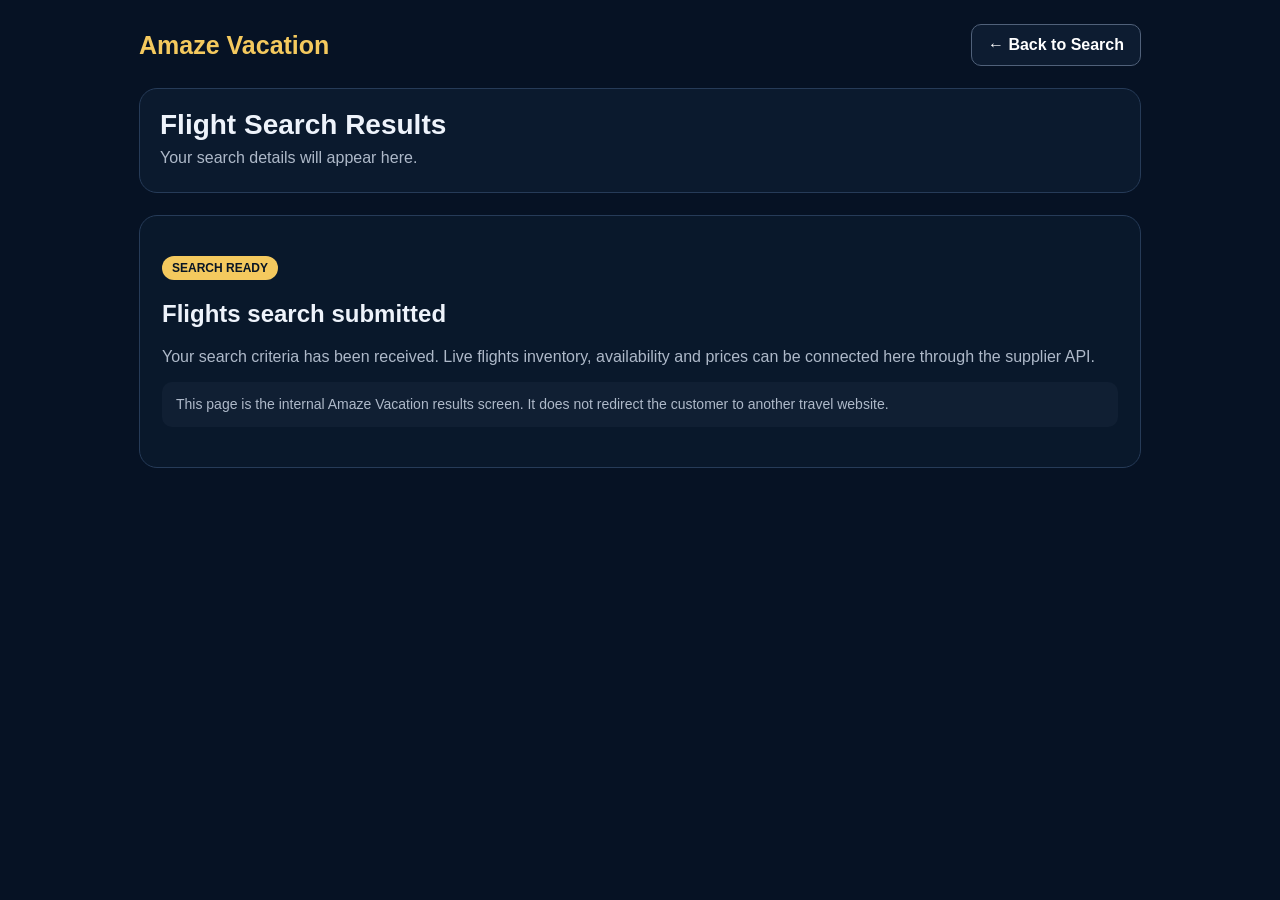
<file: flights-results.html>
<!doctype html><html><head><meta name="viewport" content="width=device-width,initial-scale=1"><title>Amaze Vacation — Flight Search Results</title><style>
*{box-sizing:border-box}body{margin:0;background:#061224;color:#eef3fb;font-family:Arial,sans-serif}.wrap{max-width:1050px;margin:auto;padding:24px}.top{display:flex;justify-content:space-between;align-items:center;gap:16px;margin-bottom:22px}.brand{font-size:25px;font-weight:900;color:#f4c95e}.back{border:1px solid #50617a;background:#0d1c31;color:#fff;border-radius:10px;padding:11px 16px;text-decoration:none;font-weight:700}.summary{background:#0b1a2e;border:1px solid #263b58;border-radius:18px;padding:20px;margin-bottom:22px}.summary h1{margin:0 0 8px;font-size:28px}.summary p{margin:5px 0;color:#aeb9c9}.results{background:#09182b;border:1px solid #263b58;border-radius:18px;padding:22px}.result{padding:18px 0;border-bottom:1px solid #22334b}.result:last-child{border-bottom:0}.badge{display:inline-block;color:#081525;background:#f4c95e;border-radius:20px;padding:5px 10px;font-size:12px;font-weight:800}.muted{color:#aeb9c9}.notice{margin-top:14px;padding:12px 14px;border-radius:10px;background:#101f33;color:#aeb9c9;font-size:14px;line-height:1.5}@media(max-width:600px){.wrap{padding:15px}.top{align-items:flex-start}.summary h1{font-size:23px}}
</style></head><body data-type="flights"><div class="wrap"><div class="top"><div class="brand">Amaze Vacation</div><a class="back" href="index.html">← Back to Search</a></div><div class="summary"><h1 id="title">Flight Search Results</h1><p id="details"></p></div><div class="results"><div class="result"><span class="badge">SEARCH READY</span><h2>Flights search submitted</h2><p class="muted">Your search criteria has been received. Live flights inventory, availability and prices can be connected here through the supplier API.</p><div class="notice">This page is the internal Amaze Vacation results screen. It does not redirect the customer to another travel website.</div></div></div></div><script>
const p=new URLSearchParams(location.search);
function pretty(k){return k.replace(/^(flight|stay|train)-/,'').replace(/-/g,' ').replace(/\b\w/g,m=>m.toUpperCase())}
function val(...keys){for(const k of keys){if(p.get(k)) return p.get(k)}return ''}
const type=document.body.dataset.type;
const titles={flights:'Flight Search Results',stays:'Hotel Search Results',trains:'Train Search Results'};
document.getElementById('title').textContent=titles[type]||'Search Results';
const details=[];
for(const [k,v] of p.entries()){if(v) details.push(`<b>${pretty(k)}:</b> ${v}`)}
document.getElementById('details').innerHTML=details.length?details.join(' &nbsp; • &nbsp; '):'Your search details will appear here.';
</script></body></html>
</file>
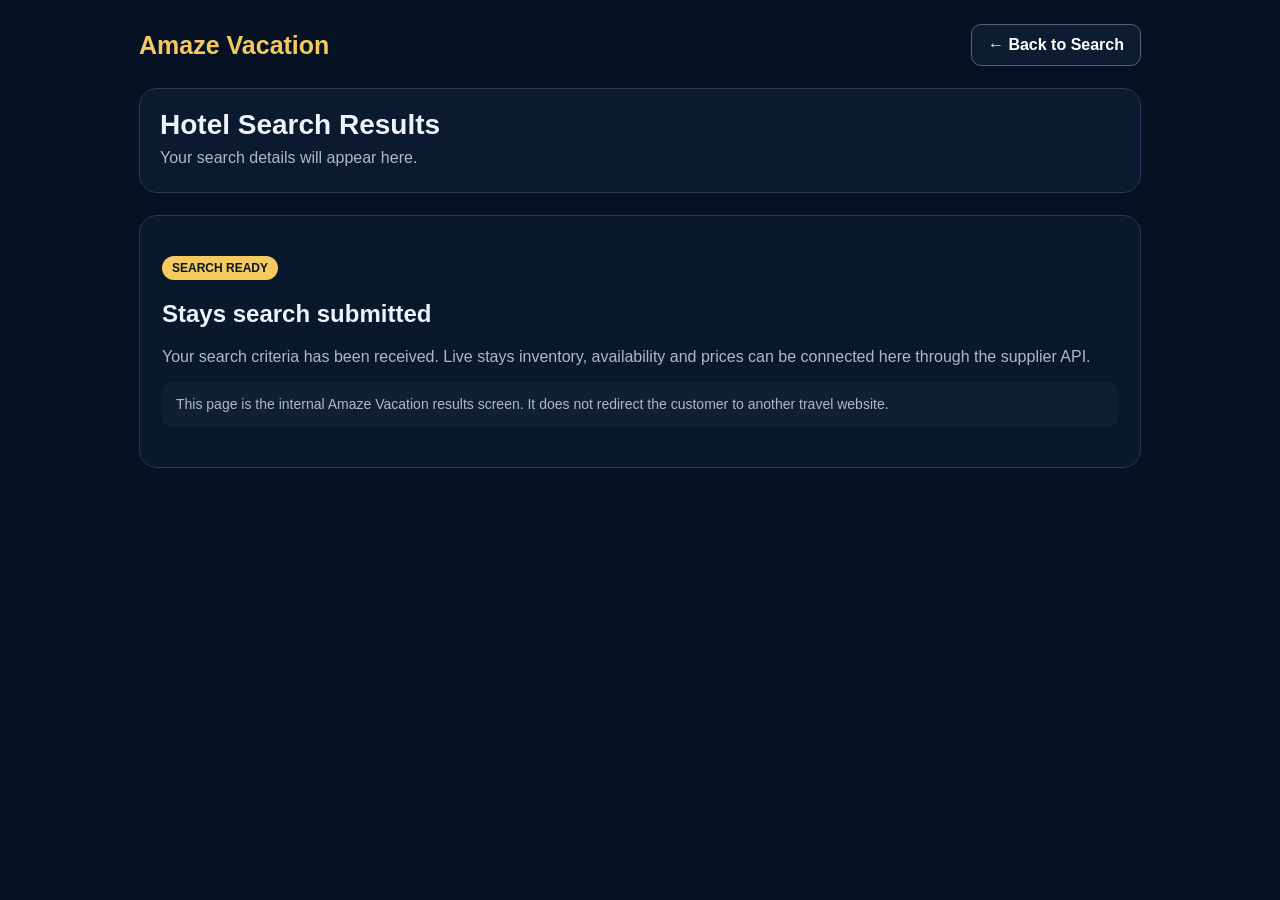
<file: stays-results.html>
<!doctype html><html><head><meta name="viewport" content="width=device-width,initial-scale=1"><title>Amaze Vacation — Hotel Search Results</title><style>
*{box-sizing:border-box}body{margin:0;background:#061224;color:#eef3fb;font-family:Arial,sans-serif}.wrap{max-width:1050px;margin:auto;padding:24px}.top{display:flex;justify-content:space-between;align-items:center;gap:16px;margin-bottom:22px}.brand{font-size:25px;font-weight:900;color:#f4c95e}.back{border:1px solid #50617a;background:#0d1c31;color:#fff;border-radius:10px;padding:11px 16px;text-decoration:none;font-weight:700}.summary{background:#0b1a2e;border:1px solid #263b58;border-radius:18px;padding:20px;margin-bottom:22px}.summary h1{margin:0 0 8px;font-size:28px}.summary p{margin:5px 0;color:#aeb9c9}.results{background:#09182b;border:1px solid #263b58;border-radius:18px;padding:22px}.result{padding:18px 0;border-bottom:1px solid #22334b}.result:last-child{border-bottom:0}.badge{display:inline-block;color:#081525;background:#f4c95e;border-radius:20px;padding:5px 10px;font-size:12px;font-weight:800}.muted{color:#aeb9c9}.notice{margin-top:14px;padding:12px 14px;border-radius:10px;background:#101f33;color:#aeb9c9;font-size:14px;line-height:1.5}@media(max-width:600px){.wrap{padding:15px}.top{align-items:flex-start}.summary h1{font-size:23px}}
</style></head><body data-type="stays"><div class="wrap"><div class="top"><div class="brand">Amaze Vacation</div><a class="back" href="index.html">← Back to Search</a></div><div class="summary"><h1 id="title">Hotel Search Results</h1><p id="details"></p></div><div class="results"><div class="result"><span class="badge">SEARCH READY</span><h2>Stays search submitted</h2><p class="muted">Your search criteria has been received. Live stays inventory, availability and prices can be connected here through the supplier API.</p><div class="notice">This page is the internal Amaze Vacation results screen. It does not redirect the customer to another travel website.</div></div></div></div><script>
const p=new URLSearchParams(location.search);
function pretty(k){return k.replace(/^(flight|stay|train)-/,'').replace(/-/g,' ').replace(/\b\w/g,m=>m.toUpperCase())}
function val(...keys){for(const k of keys){if(p.get(k)) return p.get(k)}return ''}
const type=document.body.dataset.type;
const titles={flights:'Flight Search Results',stays:'Hotel Search Results',trains:'Train Search Results'};
document.getElementById('title').textContent=titles[type]||'Search Results';
const details=[];
for(const [k,v] of p.entries()){if(v) details.push(`<b>${pretty(k)}:</b> ${v}`)}
document.getElementById('details').innerHTML=details.length?details.join(' &nbsp; • &nbsp; '):'Your search details will appear here.';
</script></body></html>
</file>
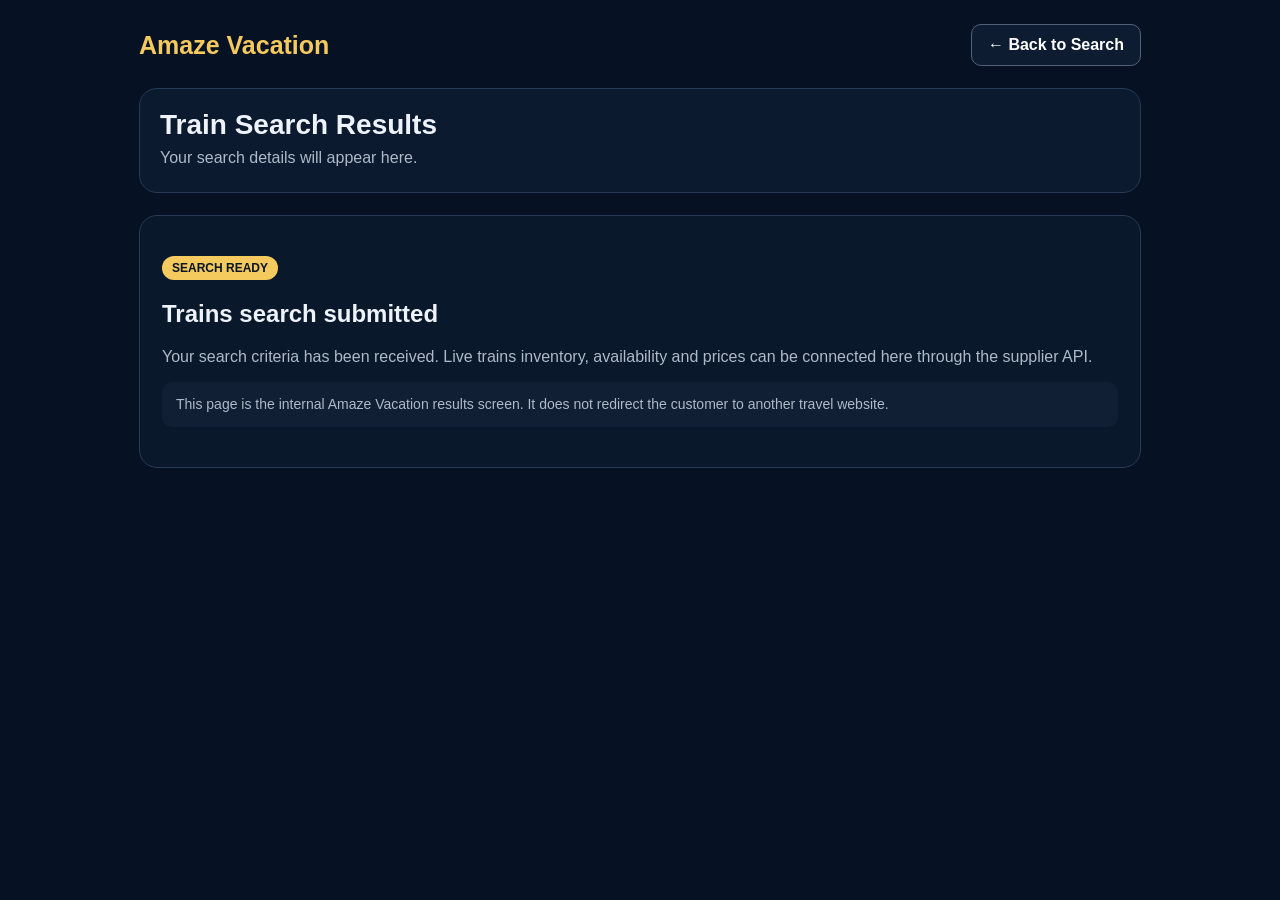
<file: trains-results.html>
<!doctype html><html><head><meta name="viewport" content="width=device-width,initial-scale=1"><title>Amaze Vacation — Train Search Results</title><style>
*{box-sizing:border-box}body{margin:0;background:#061224;color:#eef3fb;font-family:Arial,sans-serif}.wrap{max-width:1050px;margin:auto;padding:24px}.top{display:flex;justify-content:space-between;align-items:center;gap:16px;margin-bottom:22px}.brand{font-size:25px;font-weight:900;color:#f4c95e}.back{border:1px solid #50617a;background:#0d1c31;color:#fff;border-radius:10px;padding:11px 16px;text-decoration:none;font-weight:700}.summary{background:#0b1a2e;border:1px solid #263b58;border-radius:18px;padding:20px;margin-bottom:22px}.summary h1{margin:0 0 8px;font-size:28px}.summary p{margin:5px 0;color:#aeb9c9}.results{background:#09182b;border:1px solid #263b58;border-radius:18px;padding:22px}.result{padding:18px 0;border-bottom:1px solid #22334b}.result:last-child{border-bottom:0}.badge{display:inline-block;color:#081525;background:#f4c95e;border-radius:20px;padding:5px 10px;font-size:12px;font-weight:800}.muted{color:#aeb9c9}.notice{margin-top:14px;padding:12px 14px;border-radius:10px;background:#101f33;color:#aeb9c9;font-size:14px;line-height:1.5}@media(max-width:600px){.wrap{padding:15px}.top{align-items:flex-start}.summary h1{font-size:23px}}
</style></head><body data-type="trains"><div class="wrap"><div class="top"><div class="brand">Amaze Vacation</div><a class="back" href="index.html">← Back to Search</a></div><div class="summary"><h1 id="title">Train Search Results</h1><p id="details"></p></div><div class="results"><div class="result"><span class="badge">SEARCH READY</span><h2>Trains search submitted</h2><p class="muted">Your search criteria has been received. Live trains inventory, availability and prices can be connected here through the supplier API.</p><div class="notice">This page is the internal Amaze Vacation results screen. It does not redirect the customer to another travel website.</div></div></div></div><script>
const p=new URLSearchParams(location.search);
function pretty(k){return k.replace(/^(flight|stay|train)-/,'').replace(/-/g,' ').replace(/\b\w/g,m=>m.toUpperCase())}
function val(...keys){for(const k of keys){if(p.get(k)) return p.get(k)}return ''}
const type=document.body.dataset.type;
const titles={flights:'Flight Search Results',stays:'Hotel Search Results',trains:'Train Search Results'};
document.getElementById('title').textContent=titles[type]||'Search Results';
const details=[];
for(const [k,v] of p.entries()){if(v) details.push(`<b>${pretty(k)}:</b> ${v}`)}
document.getElementById('details').innerHTML=details.length?details.join(' &nbsp; • &nbsp; '):'Your search details will appear here.';
</script></body></html>
</file>
